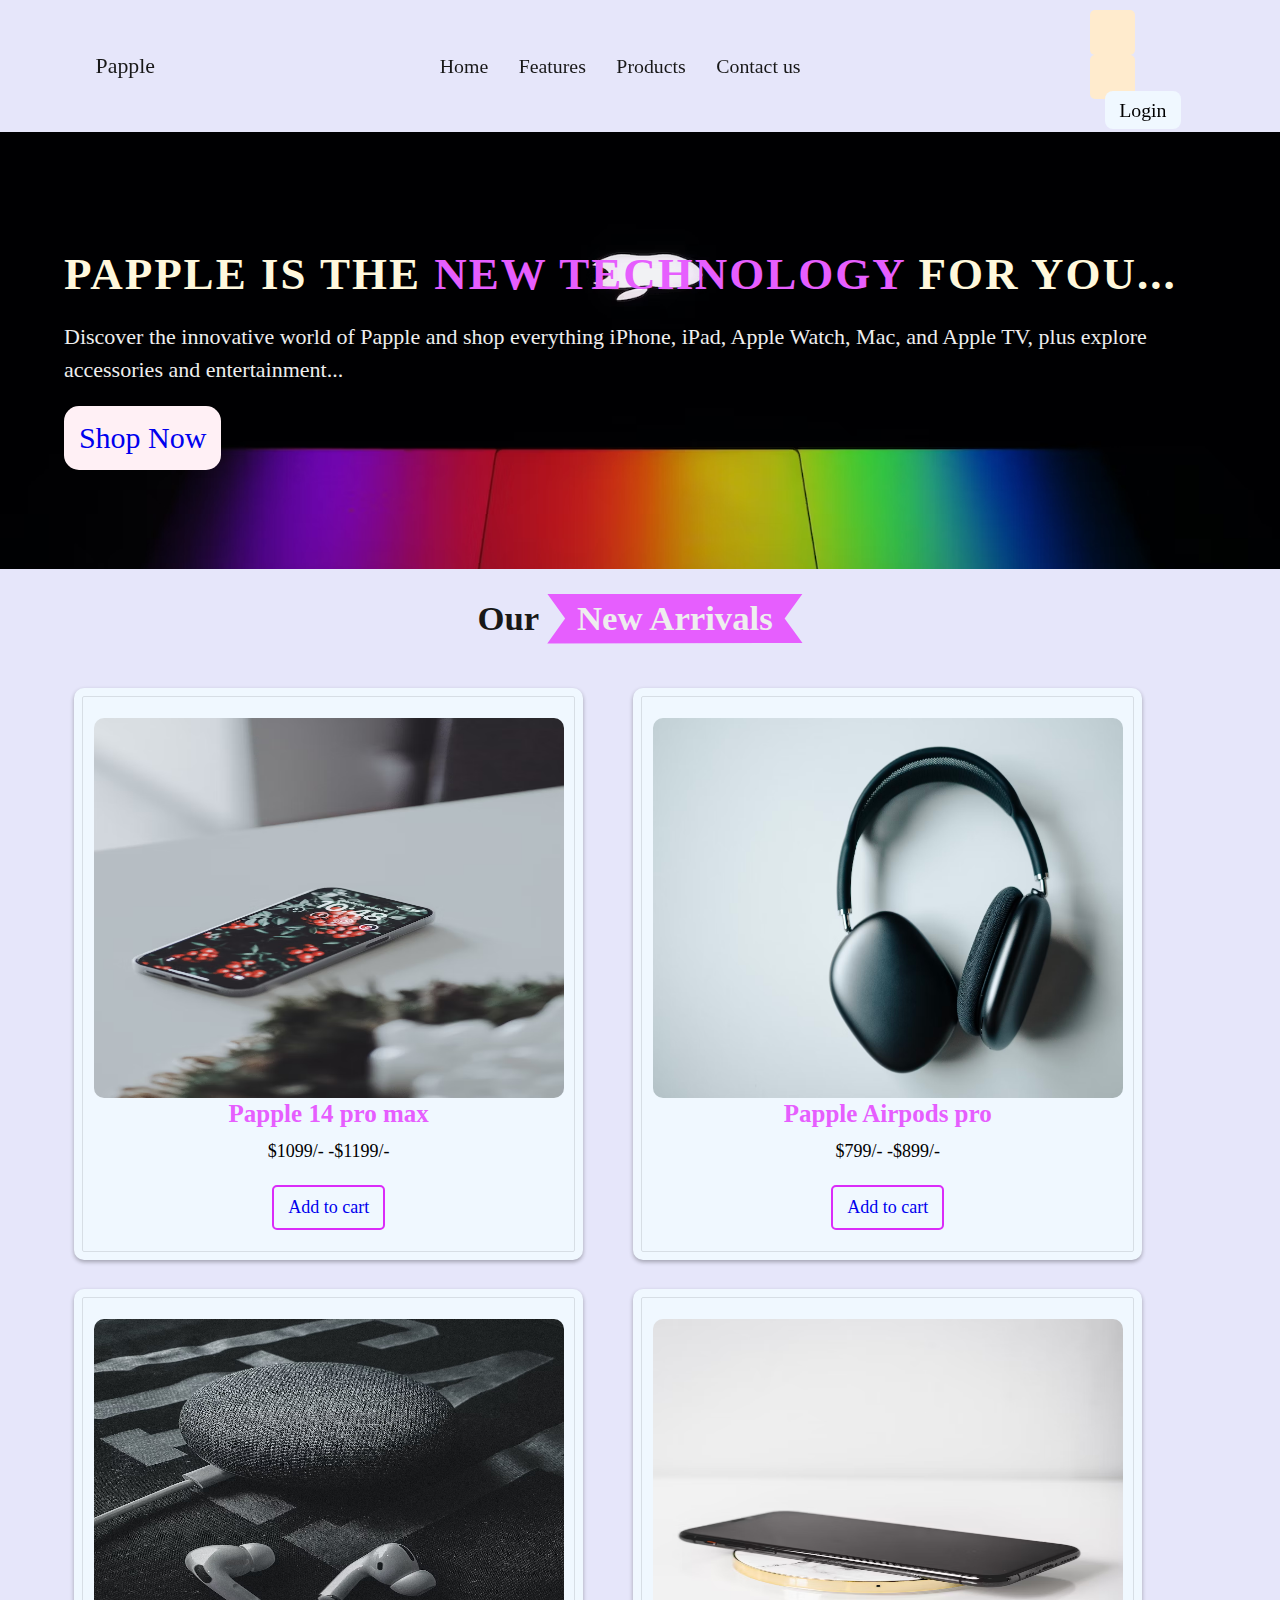
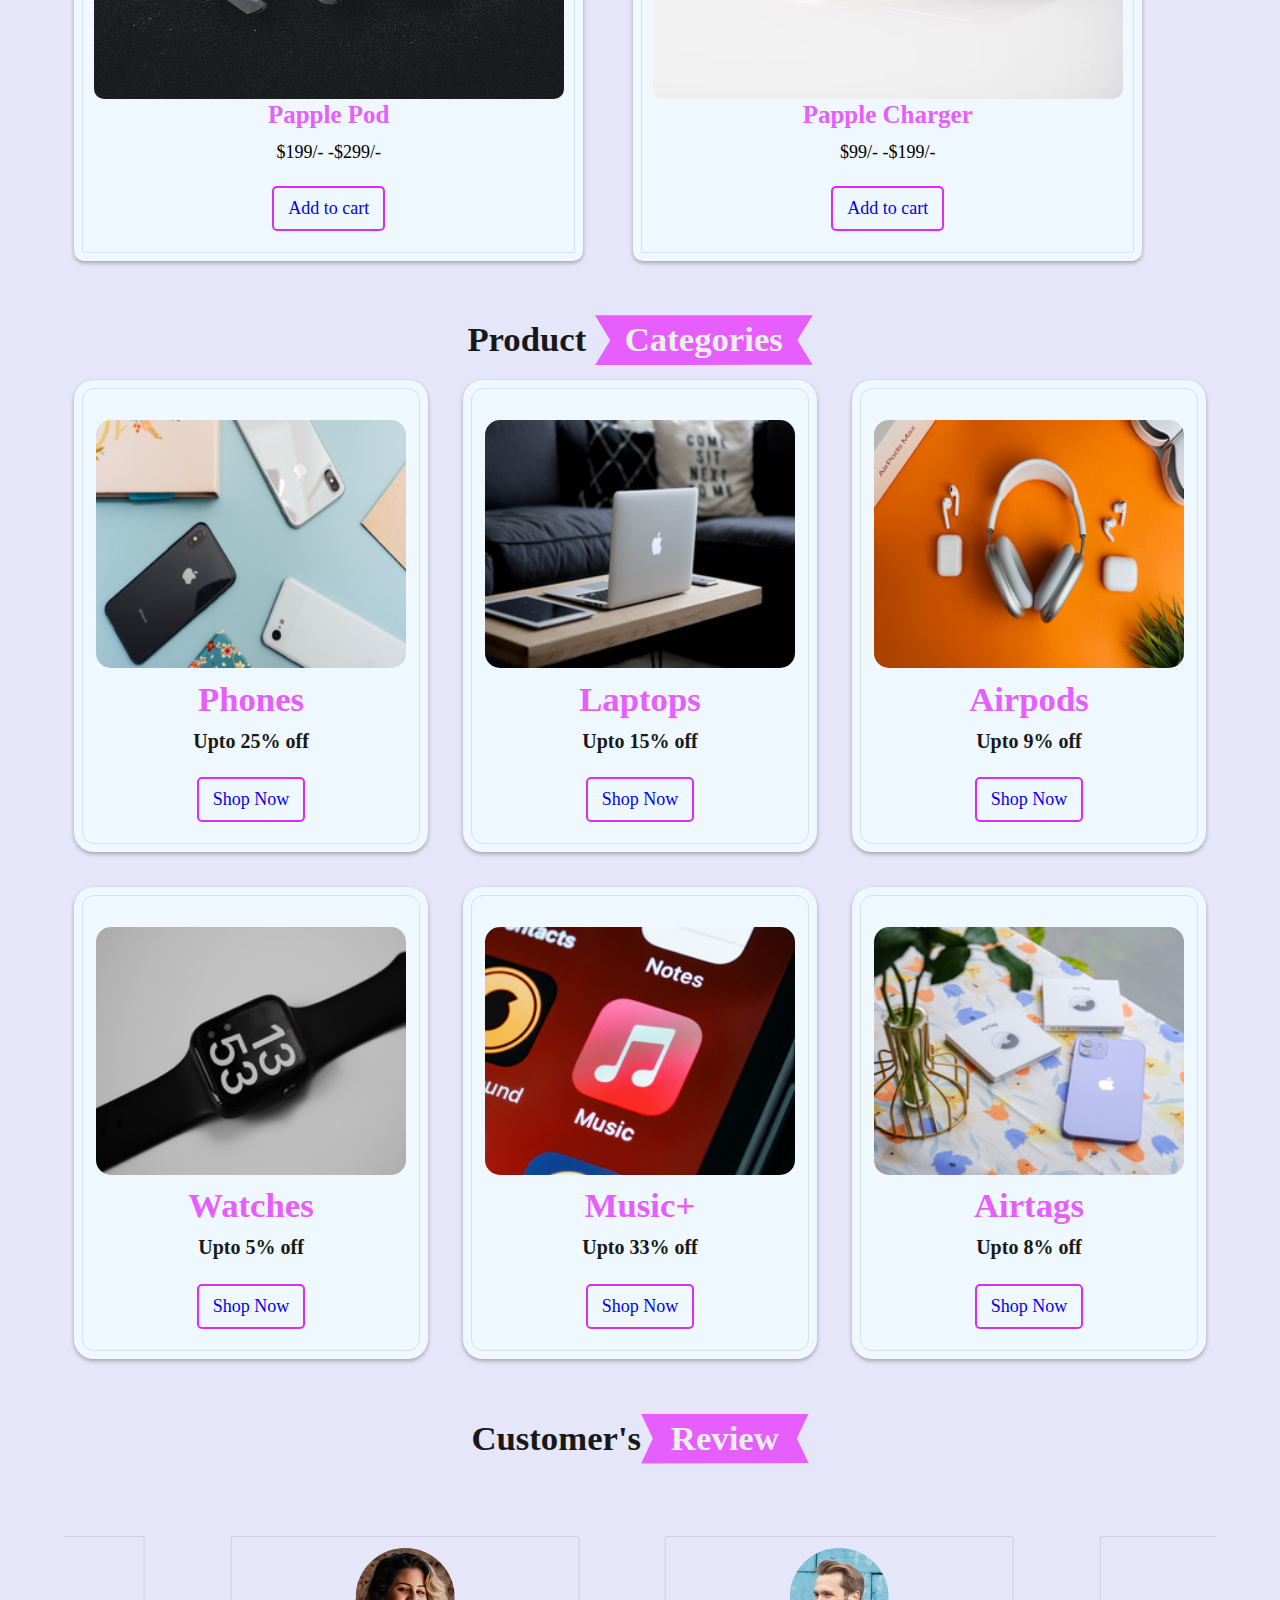
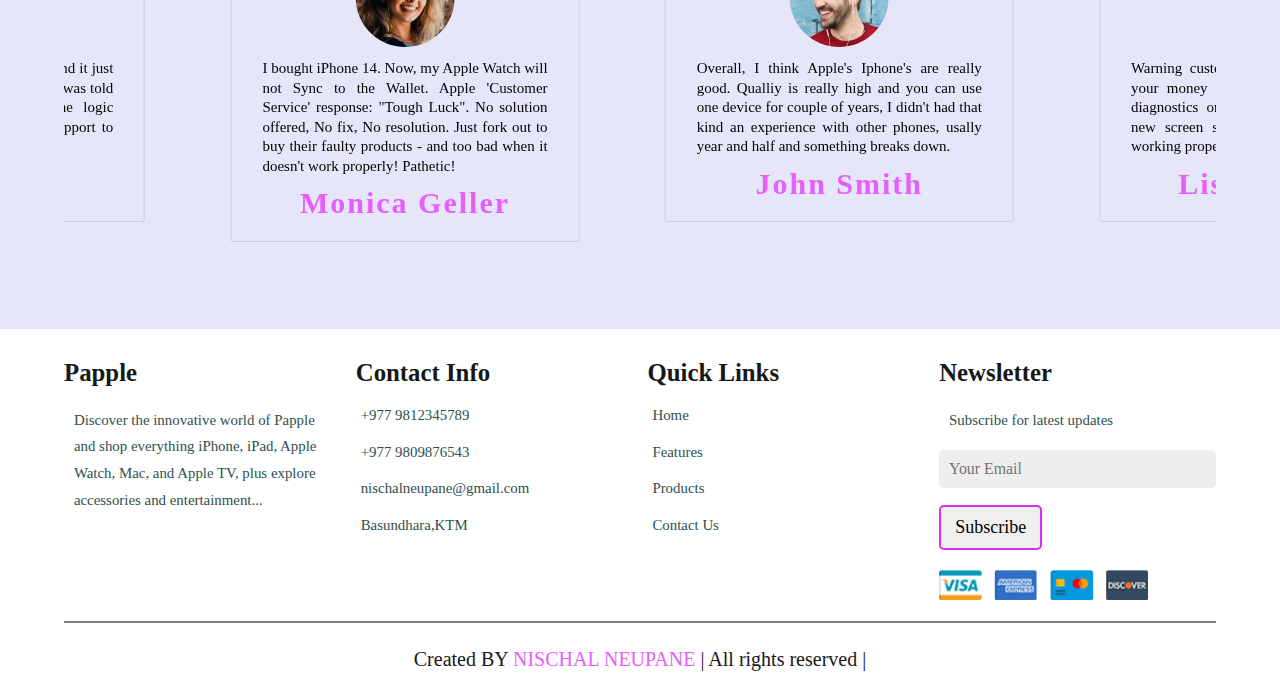
<file: index.html>
<!DOCTYPE html>
<html lang="en">

<head>
    <meta charset="UTF-8">
    <meta http-equiv="X-UA-Compatible" content="IE=edge">
    <meta name="viewport" content="width=device-width, initial-scale=1.0">
    <title>Papple</title>
    <link rel="stylesheet" href="https://cdn.jsdelivr.net/npm/swiper@8/swiper-bundle.min.css" />
    <link rel="stylesheet" href="css.css">
    <link rel="stylesheet" href="https://cdnjs.cloudflare.com/ajax/libs/font-awesome/6.2.0/css/all.min.css"
        integrity="sha512-xh6O/CkQoPOWDdYTDqeRdPCVd1SpvCA9XXcUnZS2FmJNp1coAFzvtCN9BmamE+4aHK8yyUHUSCcJHgXloTyT2A=="
        crossorigin="anonymous" referrerpolicy="no-referrer" />
</head>

<body>
    <!-- Navbar starts -->


    <header class="header">
        <div>
        <a href="#" class="logo" id="logo"><i class="fa-brands fa-apple"></i> Papple</a>
            </div>
        <nav class="navbar">
            <a href="index.html">Home</a>
            <a href="feature.html">Features</a>
            <a href="products.html">Products</a>
            <a href="contact.html">Contact us</a>
            
        </nav>
        <div class="icons">
            <div class="fas fa-bars" id="menubtn"></div>
            <div class="fas fa-search" id="searchbtn"></div>
            <div class="fas fa-shopping-cart" id="shoppingbtn"></div>
            <a href="login.html" id="login--button">Login</a>
        </div>
        </div>
        <form action="" class="search">
            <input placeholder="Search here..." id="search" type="search">
            <label for="search" class="fas fa-search"></label>
        </form>

        <div class="shoppingcart">
            <div class="box">
                <i class="fas fa-trash"></i>
                <img src="images/macbook.png">
                <div class="content">
                    <h3>Macbook pro</h3>
                    <span class="price">$799/-</span>
                    <span class="quantity">Qty : 1</span>
                </div>
            </div>
            <div class="box">
                <i class="fas fa-trash"></i>
                <img src="images/airpodspro.png">
                <div class="content">
                    <h3>Airpods pro</h3>
                    <span class="price">$199/-</span>
                    <span class="quantity">Qty : 1</span>
                </div>
            </div>
            <div class="box">
                <i class="fas fa-trash"></i>
                <img src="images/iphone14.png">
                <div class="content">
                    <h3>Iphone 14 </h3>
                    <span class="price">$599/-</span>
                    <span class="quantity">Qty : 1</span>
                </div>
            </div>
            <div class="total">Total : $1499/- </div>
            <a href="#" class="btn">Checkout</a>
        </div>
        </div>
    </header>



    <!-- Navbar ends -->


    <!-- Home Page starts -->

    <section class="home" id="Home">
        <div class="content">
            <h3>Papple is the <span>New Technology</span> for you...</h3>
            <p>
                Discover the innovative world of Papple and shop everything iPhone, iPad, Apple Watch, Mac, and Apple TV,
                plus explore accessories and entertainment...
            </p>
            <a href="products.html" class="btn">Shop Now</a>
        </div>
    </section>

    <!-- New arrival section -->
    <section class="new" >
        <h3 class="heading">
            Our <span>New Arrivals</span>
        </h3>
        <div class=" newslider">
                <div class=" box">
                    <img src="images/ip14.jpg">
                    <h3>Papple 14 pro max </h3>
                    <div class="price"> $1099/- -$1199/- </div>
                    <div class="stars">
                        <i class="fas fa-star"></i>
                        <i class="fas fa-star"></i>
                        <i class="fas fa-star"></i>
                        <i class="fas fa-star"></i>
                        <i class="fas fa-star-half-alt"></i>
                    </div>
                    <a href="#" class="btn">Add to cart</a>
                </div>
                <div class="box">
                    <img src="images/pro.jpg">
                    <h3>Papple Airpods pro</h3>
                    <div class="price"> $799/- -$899/- </div>
                    <div class="stars">
                        <i class="fas fa-star"></i>
                        <i class="fas fa-star"></i>
                        <i class="fas fa-star"></i>
                        <i class="fas fa-star"></i>
                        <i class="fas fa-star-half-alt"></i>
                    </div>
                    <a href="#" class="btn">Add to cart</a>
                </div>
                <div class=" box">
                    <img src="images/pod.jpg">
                    <h3>Papple Pod </h3>
                    <div class="price"> $199/- -$299/- </div>
                    <div class="stars">
                        <i class="fas fa-star"></i>
                        <i class="fas fa-star"></i>
                        <i class="fas fa-star"></i>
                        <i class="fas fa-star"></i>
                        <i class="fas fa-star-half-alt"></i>
                    </div>
                    <a href="#" class="btn">Add to cart</a>
                </div>
                <div class=" box">
                    <img src="images/charger.jpg">
                    <h3>Papple Charger</h3>
                    <div class="price"> $99/- -$199/- </div>
                    <div class="stars">
                        <i class="fas fa-star"></i>
                        <i class="fas fa-star"></i>
                        <i class="fas fa-star"></i>
                        <i class="fas fa-star"></i>
                        <i class="fas fa-star-half-alt"></i>
                    </div>
                    <a href="#" class="btn">Add to cart</a>
                </div>
        </div>
    </section>

    <!-- Home page ends -->
    <section class="Categories" id="Categories">
        <h1 class="heading">Product <span> Categories</span></h1>
        <div class="boxcontainer">
            <div class="box">
                <img src="images/iphones.png">
                <h3>Phones</h3>
                <p>Upto 25% off</p>
                <a href="#" class="btn">Shop Now</a>
            </div>
            <div class="box">
                <img src="images/tvs.png">
                <h3>Laptops</h3>
                <p>Upto 15% off</p>
                <a href="#" class="btn">Shop Now</a>
            </div>
            <div class="box">
                <img src="images/airpodss.png">
                <h3>Airpods</h3>
                <p>Upto 9% off</p>
                <a href="#" class="btn">Shop Now</a>
            </div>
            <div class="box">
                <img src="images/watches.png">
                <h3>Watches</h3>
                <p>Upto 5% off</p>
                <a href="#" class="btn">Shop Now</a>
            </div>
            <div class="box">
                <img src="images/applemusic.png">
                <h3>Music+</h3>
                <p>Upto 33% off</p>
                <a href="#" class="btn">Shop Now</a>
            </div>
            <div class="box">
                <img src="images/airtag.png">
                <h3>Airtags</h3>
                <p>Upto 8% off</p>
                <a href="#" class="btn">Shop Now</a>
            </div>
        </div>
    </section>
    
    
    
    
    <!--categories ends -->


    <!-- review starts -->
    <section class="Review" id="Review">
        <h1 class="heading">Customer's<span>Review</span></h1>
        <div class=" swiper reviewslider">
            <div class="swiper-wrapper">
                <div class="swiper-slide box">
                    <img src="images/pic-1.png">
                    <p>Overall, I think Apple's Iphone's are really good. Qualliy is really high and you can use one device
                        for couple of years, I didn't had that kind an experience with other phones, usally year and half
                        and something breaks down.</p>
                    <h3>John Smith</h3>
                    <div class="stars">
                        <i class="fas fa-star"></i>
                        <i class="fas fa-star"></i>
                        <i class="fas fa-star"></i>
                        <i class="fas fa-star"></i>
                        <i class="fas fa-star-half-alt"></i>
                    </div>
                </div>
                <div class="swiper-slide box">
                    <img src="images/pic-2.png">
                    <p>Warning customer of +15 Apple only wants your money to fix their phones they did a diagnostics onThe
                        diagnostics was I need a new screen since the touch screen stopped working properly one day, </p>
                    <h3>Lisa Kudrow</h3>
                    <div class="stars">
                        <i class="fas fa-star"></i>
                        <i class="fas fa-star"></i>
                        <i class="fas fa-star"></i>
                        <i class="fas fa-star"></i>
                        <i class="fas fa-star-half-alt"></i>
                    </div>
                </div>
                <div class="swiper-slide box">
                    <img src="images/pic-3.png">
                    <p>Bought a Macbook a few years ago. And it just died for no reason. Not the battery but was told could
                        be something wrong with the logic board. Tried all sorts of reset with support to no avail. </p>
                    <h3>Ross Geller</h3>
                    <div class="stars">
                        <i class="fas fa-star"></i>
                        <i class="fas fa-star"></i>
                        <i class="fas fa-star"></i>
                        <i class="fas fa-star"></i>
                        <i class="fas fa-star-half-alt"></i>
                    </div>
                </div>
                <div class="swiper-slide box">
                    <img src="images/pic-4.png">
                    <p>I bought iPhone 14. Now, my Apple Watch will not Sync to the Wallet. Apple 'Customer Service'
                        response:
                        "Tough Luck". No solution offered, No fix, No resolution. Just fork out to buy their faulty products
                        - and too bad when it doesn't work properly! Pathetic!</p>
                    <h3>Monica Geller</h3>
                    <div class="stars">
                        <i class="fas fa-star"></i>
                        <i class="fas fa-star"></i>
                        <i class="fas fa-star"></i>
                        <i class="fas fa-star"></i>
                        <i class="fas fa-star-half-alt"></i>
                    </div>
                </div>
            </div>
        </div>
        </div>
    </section>

    <!-- review ends -->

    <!--Footer starts-->
    <section class="footer">
        <div class="boxcontainer">
            <div class="box">
                <h3> <i class="fab fa-apple"></i> Papple</h3>
                <p>Discover the innovative world of Papple and shop everything iPhone, iPad, Apple Watch, Mac, and Apple TV,
                    plus explore accessories and entertainment...</p>
                <div class="share">
                    <a href="#" class="fab fa-facebook"></a>
                    <a href="#" class="fab fa-instagram"></a>
                    <a href="#" class="fab fa-twitter"></a>
                    <a href="#" class="fab fa-linkedin"></a>
                    <a href="#" class="fab fa-tiktok"></a>
                </div>
            </div>
            <div class="box">
                <h3>Contact Info</i></h3>
                <a href="#" class="links"><i class="fas fa-phone"></i> +977 9812345789</a>
                <a href="#" class="links"><i class="fas fa-phone"></i> +977 9809876543</a>
                <a href="#" class="links"><i class="fas fa-envelope"></i> nischalneupane@gmail.com</a>
                <a href="#" class="links"><i class="fas fa-map-marker-alt"></i> Basundhara,KTM</a>
            </div>
            <div class="box">
                <h3>Quick Links</i></h3>
                <a href="index.html" class="links"><i class="fas fa-arrow-right"></i> Home</a>
                <a href="feature.html" class="links"><i class="fas fa-arrow-right"></i> Features</a>
                <a href="products.html" class="links"><i class="fas fa-arrow-right"></i> Products</a>
                <a href="contact.html" class="links"><i class="fas fa-arrow-right"></i> Contact Us</a>
            </div>
            <div class="box">
                <h3>Newsletter</i></h3>
                <p>Subscribe for latest updates</p>
                <input type="email" placeholder="Your Email" class="email">
                <input type="submit" value="Subscribe" class="btn">
                <img src="images/payment.png" class="payment">
            </div>
    
        </div>
        <div class="credit">Created BY <span>NISCHAL NEUPANE</span> | All rights reserved |</div>
    </section>
    <!--Footer ends-->

    <script src="https://cdn.jsdelivr.net/npm/swiper@8/swiper-bundle.min.js"></script>
    <script src="js.js"></script>
</body>

</html>
</file>
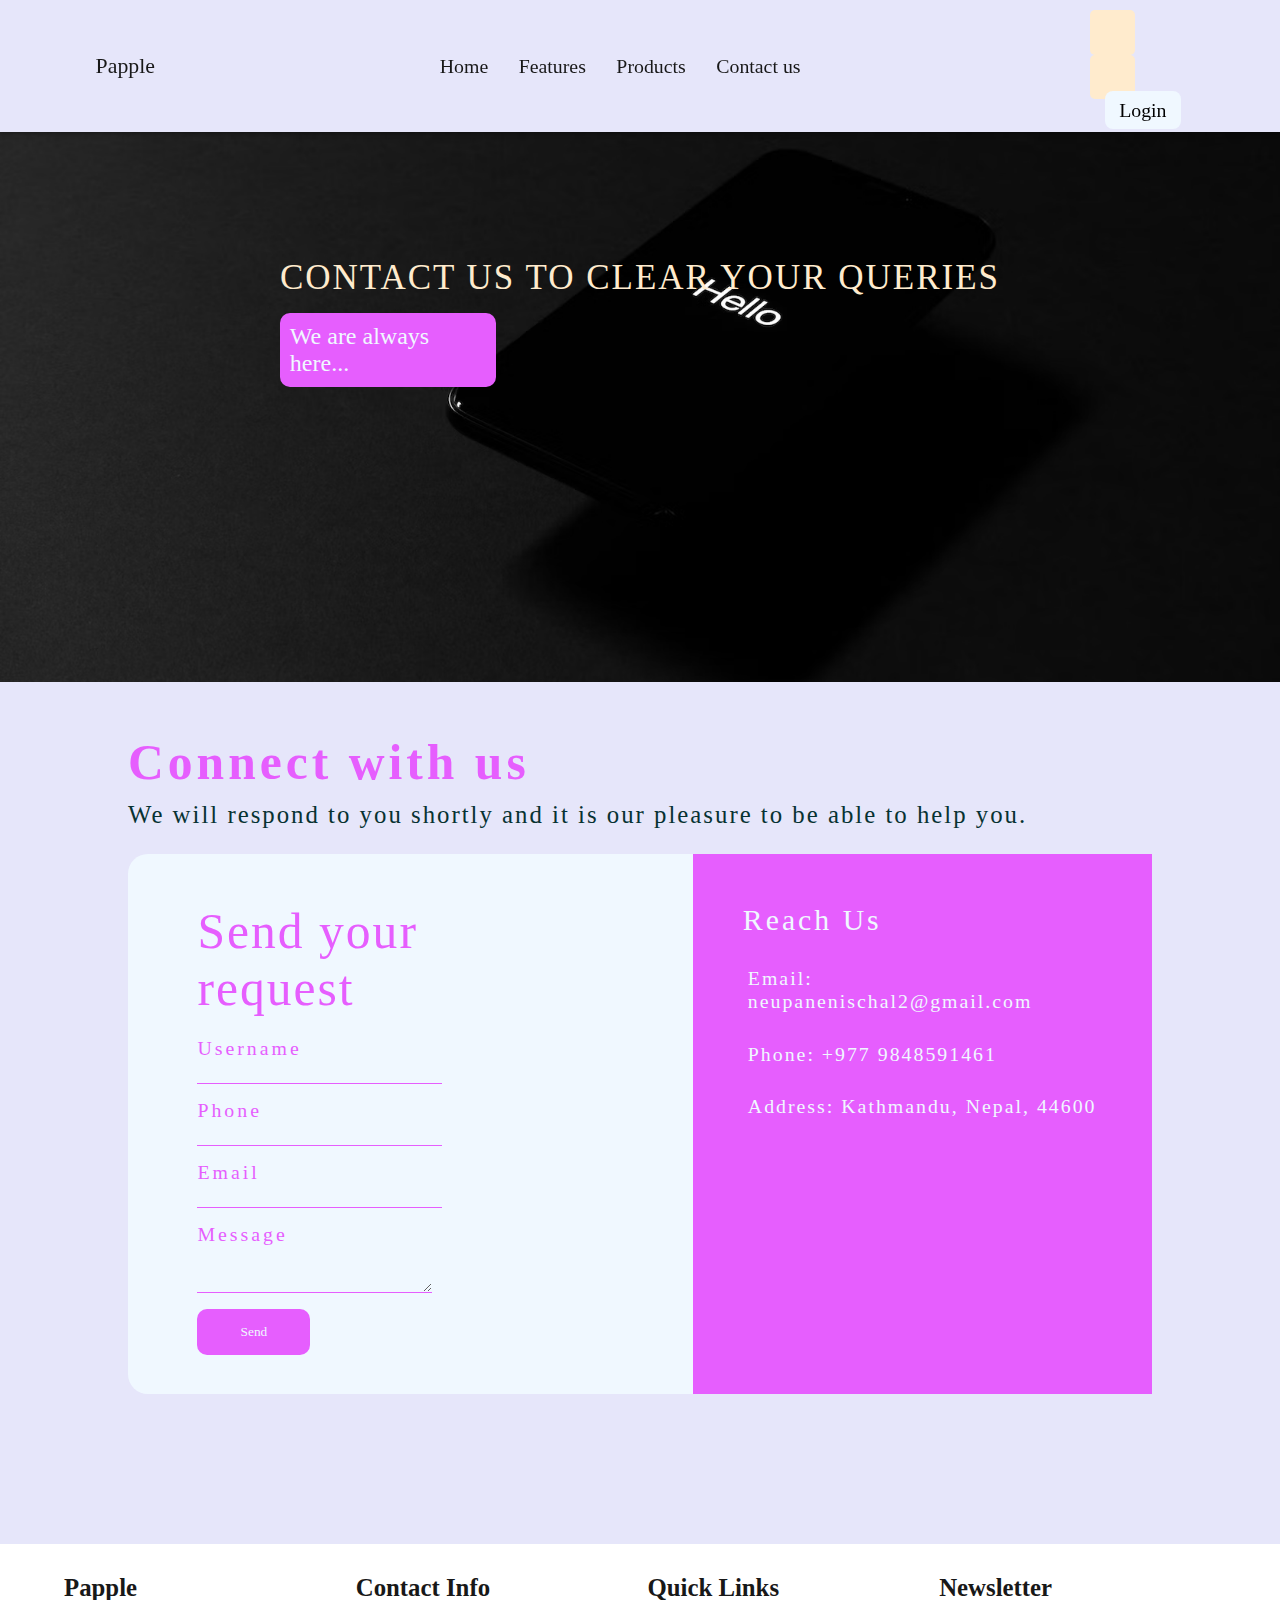
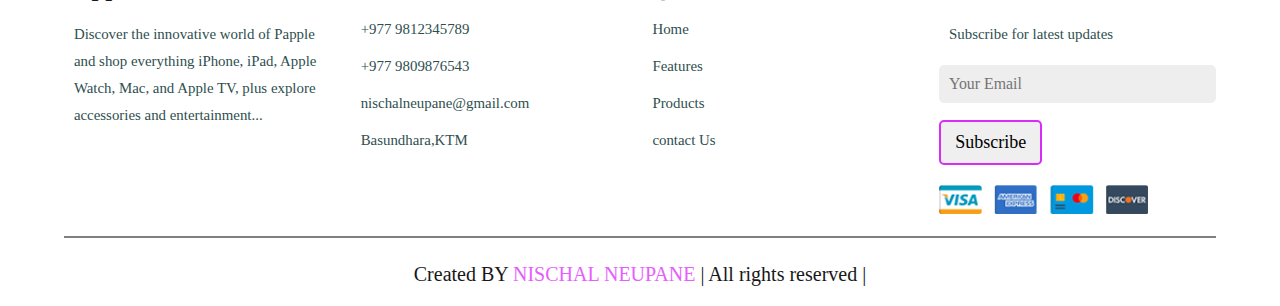
<file: contact.html>
<!DOCTYPE html>
<html lang="en">

<head>
    <meta charset="UTF-8">
    <meta http-equiv="X-UA-Compatible" content="IE=edge">
    <meta name="viewport" content="width=device-width, initial-scale=1.0">
    <title>Papple</title>
    <link rel="stylesheet" href="https://cdn.jsdelivr.net/npm/swiper@8/swiper-bundle.min.css" />
    <link rel="stylesheet" href="css.css">
    <link rel="stylesheet" href="https://cdnjs.cloudflare.com/ajax/libs/font-awesome/6.2.0/css/all.min.css"
        integrity="sha512-xh6O/CkQoPOWDdYTDqeRdPCVd1SpvCA9XXcUnZS2FmJNp1coAFzvtCN9BmamE+4aHK8yyUHUSCcJHgXloTyT2A=="
        crossorigin="anonymous" referrerpolicy="no-referrer" />
</head>

<body>
    <!-- Navbar starts -->


    <header class="header">
        <div>
            <a href="#" class="logo" id="logo"><i class="fa-brands fa-apple"></i> Papple</a>
        </div>
        <nav class="navbar">
            <a href="index.html">Home</a>
            <a href="feature.html">Features</a>
            <a href="products.html">Products</a>
            <a href="contact.html">Contact us</a>

        </nav>
        <div class="icons">
            <div class="fas fa-bars" id="menubtn"></div>
            <div class="fas fa-search" id="searchbtn"></div>
            <div class="fas fa-shopping-cart" id="shoppingbtn"></div>
            <a href="login.html" id="login--button">Login</a>
        </div>
        </div>
        <form action="" class="search">
            <input placeholder="Search here..." id="search" type="search">
            <label for="search" class="fas fa-search"></label>
        </form>

        <div class="shoppingcart">
            <div class="box">
                <i class="fas fa-trash"></i>
                <img src="images/macbook.png">
                <div class="content">
                    <h3>Macbook pro</h3>
                    <span class="price">$799/-</span>
                    <span class="quantity">Qty : 1</span>
                </div>
            </div>
            <div class="box">
                <i class="fas fa-trash"></i>
                <img src="images/airpodspro.png">
                <div class="content">
                    <h3>Airpods pro</h3>
                    <span class="price">$199/-</span>
                    <span class="quantity">Qty : 1</span>
                </div>
            </div>
            <div class="box">
                <i class="fas fa-trash"></i>
                <img src="images/iphone14.png">
                <div class="content">
                    <h3>Iphone 14 </h3>
                    <span class="price">$599/-</span>
                    <span class="quantity">Qty : 1</span>
                </div>
            </div>
            <div class="total">Total : $1499/- </div>
            <a href="#" class="btn">Checkout</a>
        </div>
        </div>
    </header>



    <!-- Navbar ends -->

    <section class="product" id="feaurePhoto">
        <img class="product--img" src="images/contact.jpg" alt="feature">
        <div class="product--content">
            <h3>Contact <span>Us</span> To clear your queries</h3>
            <p>
                We are always here...
            </p>
        </div>
    </section>


    <!-- contact us starts -->
    <div class="contactus">
        <h1>Connect with us</h1>
        <p>
            We will respond to you shortly and it is our pleasure to be able to help you.
        </p>
        <div class="form">
        <div class="form--part">
            <form action="" onsubmit="contact(event)">
                <h1>Send your request</h1>
                <label>Username</label><br>
                <input placeholder="" type="text" required autocomplete="off" id="username"><br>
                <label>Phone</label><br>
                <input placeholder="" type="text" required autocomplete="off" id="email"><br>
                <label>Email</label><br>
                <input placeholder="" type="text" required autocomplete="off" id="message"><br>
                <label>Message</label><br>
                <textarea placeholder=""></textarea><br>
                <button type="submit">Send</button>
            </form>
        </div>
        <div class="reach">
                <h1 style="color: aliceblue;font-weight: 400; letter-spacing: 3px;font-size: 3rem;">Reach Us</h1>
                <p>Email: neupanenischal2@gmail.com</p>
                <p>Phone: +977 9848591461</p>
                <p>Address: Kathmandu, Nepal, 44600</p>
        </div>
        </div>
    </div>

        <!--Footer starts-->
        <section class="footer">
            <div class="boxcontainer">
                <div class="box">
                    <h3> <i class="fab fa-apple"></i> Papple</h3>
                    <p>Discover the innovative world of Papple and shop everything iPhone, iPad, Apple Watch, Mac, and Apple TV,
                        plus explore accessories and entertainment...</p>
                    <div class="share">
                        <a href="#" class="fab fa-facebook"></a>
                        <a href="#" class="fab fa-instagram"></a>
                        <a href="#" class="fab fa-twitter"></a>
                        <a href="#" class="fab fa-linkedin"></a>
                        <a href="#" class="fab fa-tiktok"></a>
                    </div>
                </div>
                <div class="box">
                    <h3>Contact Info</i></h3>
                    <a href="#" class="links"><i class="fas fa-phone"></i> +977 9812345789</a>
                    <a href="#" class="links"><i class="fas fa-phone"></i> +977 9809876543</a>
                    <a href="#" class="links"><i class="fas fa-envelope"></i> nischalneupane@gmail.com</a>
                    <a href="#" class="links"><i class="fas fa-map-marker-alt"></i> Basundhara,KTM</a>
                </div>
                <div class="box">
                    <h3>Quick Links</i></h3>
                    <a href="index.html" class="links"><i class="fas fa-arrow-right"></i> Home</a>
                    <a href="feature.html" class="links"><i class="fas fa-arrow-right"></i> Features</a>
                    <a href="products.html" class="links"><i class="fas fa-arrow-right"></i> Products</a>
                    <a href="contact.html" class="links"><i class="fas fa-arrow-right"></i> contact Us</a>
                </div>
                <div class="box">
                    <h3>Newsletter</i></h3>
                    <p>Subscribe for latest updates</p>
                    <input type="email" placeholder="Your Email" class="email">
                    <input type="submit" value="Subscribe" class="btn">
                    <img src="images/payment.png" class="payment">
                </div>
        
            </div>
            <div class="credit">Created BY <span>NISCHAL NEUPANE</span> | All rights reserved |</div>
        </section>
        <!--Footer ends-->
<script src="https://cdn.jsdelivr.net/npm/swiper@8/swiper-bundle.min.js"></script>
<script src="js.js"></script>
</body>
</html>
</file>
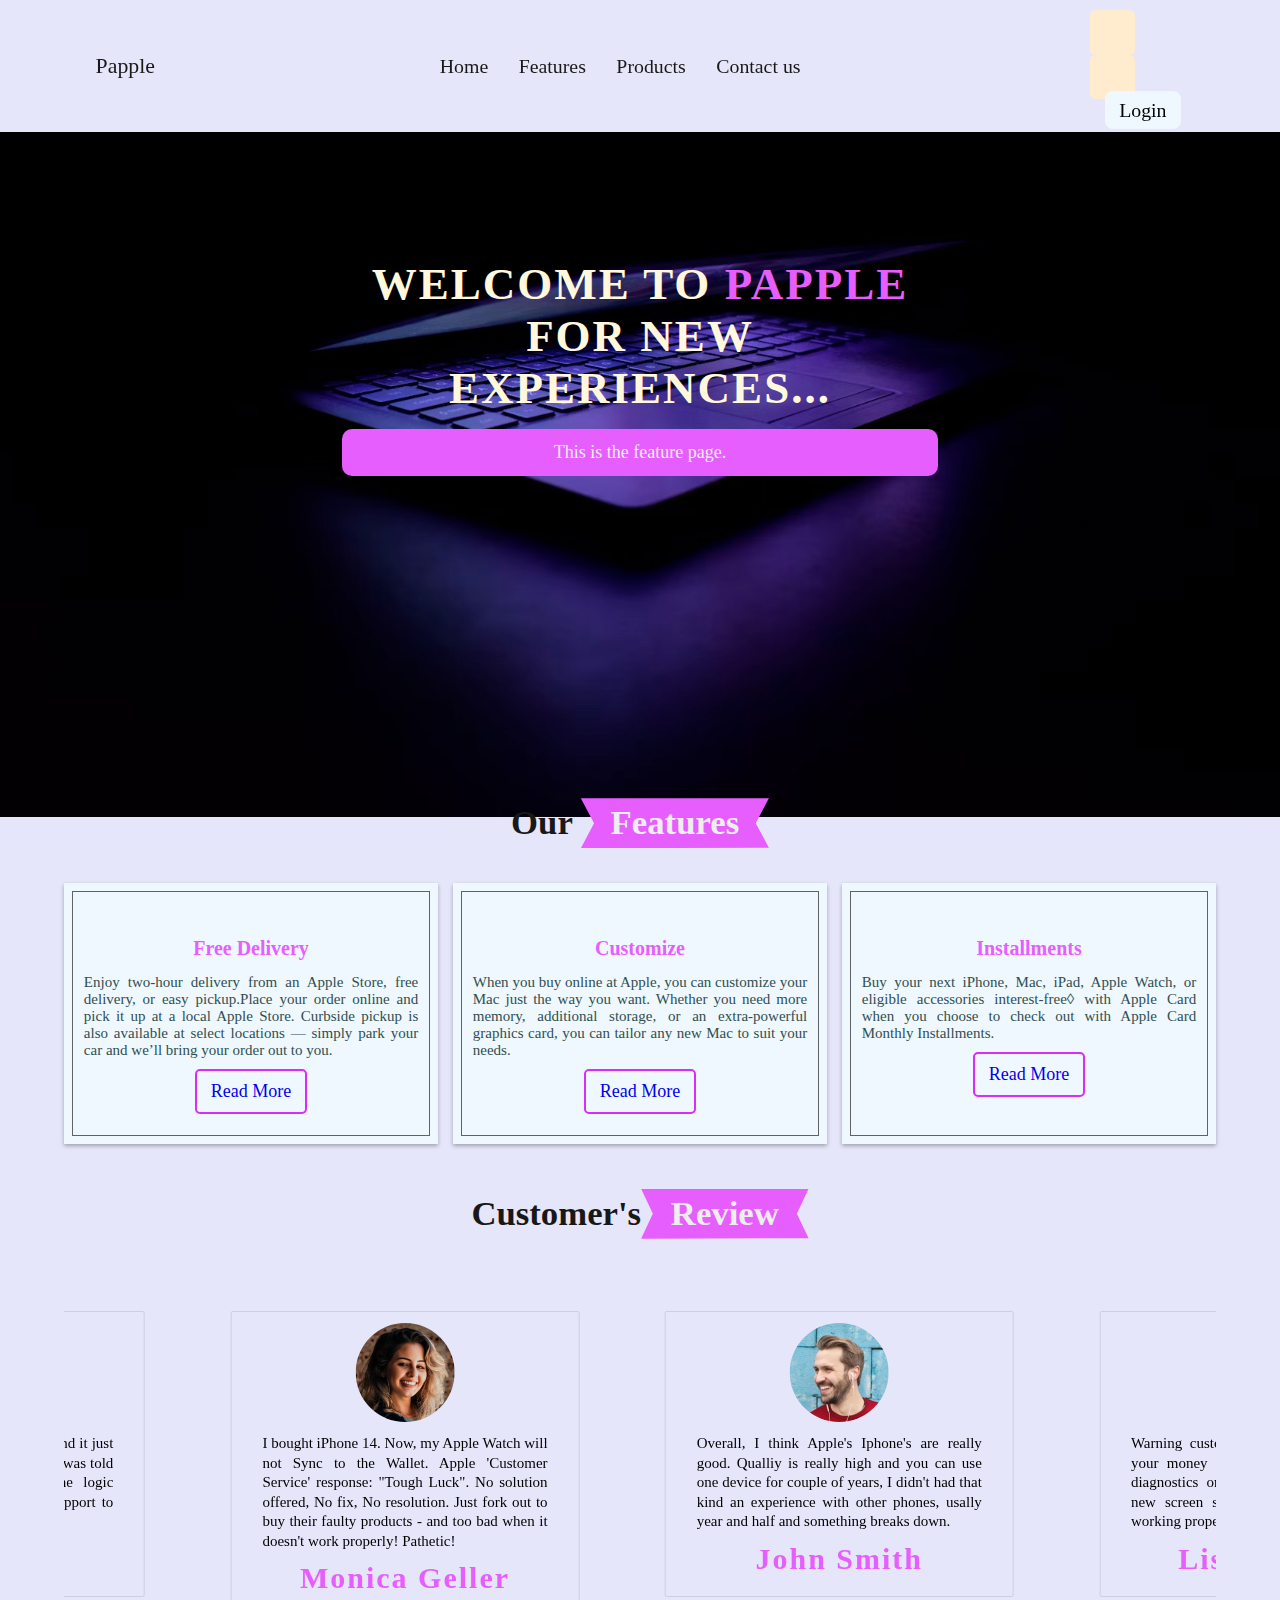
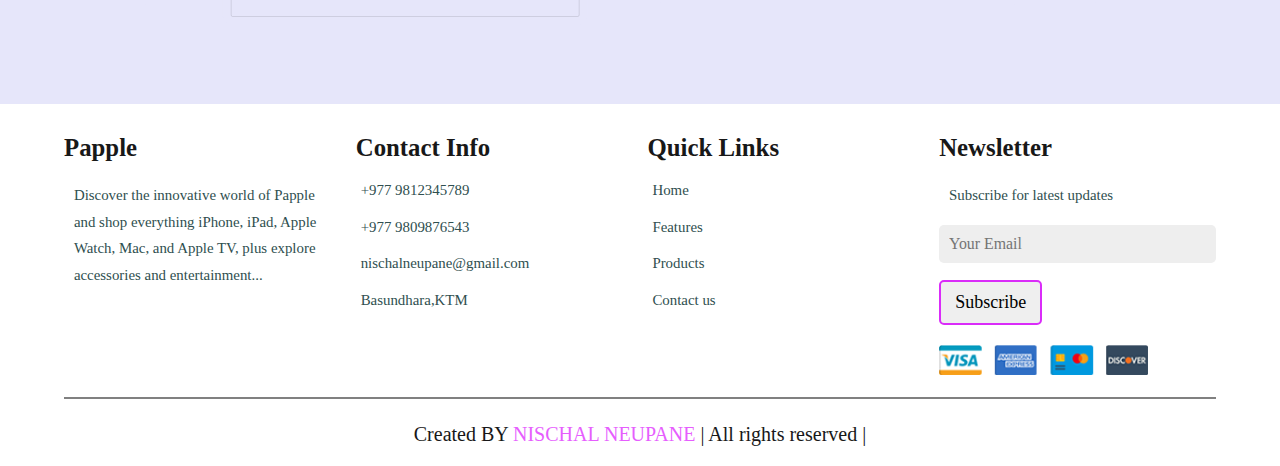
<file: feature.html>
<!DOCTYPE html>
<html lang="en">

<head>
    <meta charset="UTF-8">
    <meta http-equiv="X-UA-Compatible" content="IE=edge">
    <meta name="viewport" content="width=device-width, initial-scale=1.0">
    <title>Papple</title>
    <link rel="stylesheet" href="https://cdn.jsdelivr.net/npm/swiper@8/swiper-bundle.min.css" />
    <link rel="stylesheet" href="css.css">
    <link rel="stylesheet" href="https://cdnjs.cloudflare.com/ajax/libs/font-awesome/6.2.0/css/all.min.css"
        integrity="sha512-xh6O/CkQoPOWDdYTDqeRdPCVd1SpvCA9XXcUnZS2FmJNp1coAFzvtCN9BmamE+4aHK8yyUHUSCcJHgXloTyT2A=="
        crossorigin="anonymous" referrerpolicy="no-referrer" />
</head>

<body>
    <header class="header">
        <div>
            <a href="#" class="logo" id="logo"><i class="fa-brands fa-apple"></i> Papple</a>
        </div>
        <nav class="navbar">
            <a href="index.html">Home</a>
            <a href="feature.html">Features</a>
            <a href="products.html">Products</a>
            <a href="contact.html">Contact us</a>

        </nav>
        <div class="icons">
            <div class="fas fa-bars" id="menubtn"></div>
            <div class="fas fa-search" id="searchbtn"></div>
            <div class="fas fa-shopping-cart" id="shoppingbtn"></div>
            <a href="login.html" id="login--button">Login</a>
        </div>
        </div>
        <form action="" class="search">
            <input placeholder="Search here..." id="search" type="search">
            <label for="search" class="fas fa-search"></label>
        </form>

        <div class="shoppingcart">
            <div class="box">
                <i class="fas fa-trash"></i>
                <img src="images/macbook.png">
                <div class="content">
                    <h3>Macbook pro</h3>
                    <span class="price">$799/-</span>
                    <span class="quantity">Qty : 1</span>
                </div>
            </div>
            <div class="box">
                <i class="fas fa-trash"></i>
                <img src="images/airpodspro.png">
                <div class="content">
                    <h3>Airpods pro</h3>
                    <span class="price">$199/-</span>
                    <span class="quantity">Qty : 1</span>
                </div>
            </div>
            <div class="box">
                <i class="fas fa-trash"></i>
                <img src="images/iphone14.png">
                <div class="content">
                    <h3>Iphone 14 </h3>
                    <span class="price">$599/-</span>
                    <span class="quantity">Qty : 1</span>
                </div>
            </div>
            <div class="total">Total : $1499/- </div>
            <a href="#" class="btn">Checkout</a>
        </div>
        </div>
    </header>

    <!-- navbar ends -->

    <!-- feature starts -->

    <section class="feature" id="feaurePhoto">
        <img class="feature--img" src="images/feature.jpg"alt="feature">
        <div class="feature--content" >
            <h3>Welcome to <span>Papple</span> for new experiences...</h3>
            <p>
                This is the feature page.
            </p>
        </div>
    </section>
    <section class="Features" id="Features">
        <h1 class="heading">Our <span>Features</span></h1>
        <div class="boxcontainer">
            <div class="box">
                <div class="fas fa-truck fa-8x icon"></div>
                <h3>Free Delivery</h3>
                <p>Enjoy two-hour delivery from an Apple Store, free delivery, or easy pickup.Place your order online and
                    pick it up at a local Apple Store. Curbside pickup is also available at select locations — simply park
                    your car and we’ll bring your order out to you.</p>
                <a href="#" class="btn">Read More</a>
            </div>
            <div class="box">
                <div class="fa-brands fa-apple fa-8x icon"></div>
                <h3>Customize</h3>
                <p>When you buy online at Apple, you can customize your Mac just the way you want. Whether you need more
                    memory, additional storage, or an extra-powerful graphics card, you can tailor any new Mac to suit your
                    needs.</p>
                <a href="#" class="btn" id="apple">Read More</a>
            </div>
            <div class="box">
                <div class="fas fa-credit-card fa-8x icon"></div>
                <h3>Installments</h3>
                <p>Buy your next iPhone, Mac, iPad, Apple Watch, or eligible accessories interest‑free◊ with Apple Card when
                    you choose to check out with Apple Card Monthly Installments.</p>
                <a href="#" class="btn" id="credit">Read More</a>
            </div>
        </div>
    </section>
    
    <!-- feature ends-->

    <!-- review starts -->

<section class="Review" id="Review">
    <h1 class="heading">Customer's<span>Review</span></h1>
    <div class=" swiper reviewslider">
        <div class="swiper-wrapper">
            <div class="swiper-slide box">
                <img src="images/pic-1.png">
                <p>Overall, I think Apple's Iphone's are really good. Qualliy is really high and you can use one device
                    for couple of years, I didn't had that kind an experience with other phones, usally year and half
                    and something breaks down.</p>
                <h3>John Smith</h3>
                <div class="stars">
                    <i class="fas fa-star"></i>
                    <i class="fas fa-star"></i>
                    <i class="fas fa-star"></i>
                    <i class="fas fa-star"></i>
                    <i class="fas fa-star-half-alt"></i>
                </div>
            </div>
            <div class="swiper-slide box">
                <img src="images/pic-2.png">
                <p>Warning customer of +15 Apple only wants your money to fix their phones they did a diagnostics onThe
                    diagnostics was I need a new screen since the touch screen stopped working properly one day, </p>
                <h3>Lisa Kudrow</h3>
                <div class="stars">
                    <i class="fas fa-star"></i>
                    <i class="fas fa-star"></i>
                    <i class="fas fa-star"></i>
                    <i class="fas fa-star"></i>
                    <i class="fas fa-star-half-alt"></i>
                </div>
            </div>
            <div class="swiper-slide box">
                <img src="images/pic-3.png">
                <p>Bought a Macbook a few years ago. And it just died for no reason. Not the battery but was told could
                    be something wrong with the logic board. Tried all sorts of reset with support to no avail. </p>
                <h3>Ross Geller</h3>
                <div class="stars">
                    <i class="fas fa-star"></i>
                    <i class="fas fa-star"></i>
                    <i class="fas fa-star"></i>
                    <i class="fas fa-star"></i>
                    <i class="fas fa-star-half-alt"></i>
                </div>
            </div>
            <div class="swiper-slide box">
                <img src="images/pic-4.png">
                <p>I bought iPhone 14. Now, my Apple Watch will not Sync to the Wallet. Apple 'Customer Service'
                    response:
                    "Tough Luck". No solution offered, No fix, No resolution. Just fork out to buy their faulty products
                    - and too bad when it doesn't work properly! Pathetic!</p>
                <h3>Monica Geller</h3>
                <div class="stars">
                    <i class="fas fa-star"></i>
                    <i class="fas fa-star"></i>
                    <i class="fas fa-star"></i>
                    <i class="fas fa-star"></i>
                    <i class="fas fa-star-half-alt"></i>
                </div>
            </div>
        </div>
    </div>
    </div>
</section>

    <!-- review ends -->

    <!-- footer starts -->
    <section class="footer">
        <div class="boxcontainer">
            <div class="box">
                <h3> <i class="fab fa-apple"></i> Papple</h3>
                <p>Discover the innovative world of Papple and shop everything iPhone, iPad, Apple Watch, Mac, and Apple TV,
                    plus explore accessories and entertainment...</p>
                <div class="share">
                    <a href="#" class="fab fa-facebook"></a>
                    <a href="#" class="fab fa-instagram"></a>
                    <a href="#" class="fab fa-twitter"></a>
                    <a href="#" class="fab fa-linkedin"></a>
                    <a href="#" class="fab fa-tiktok"></a>
                </div>
            </div>
            <div class="box">
                <h3>Contact Info</i></h3>
                <a href="#" class="links"><i class="fas fa-phone"></i> +977 9812345789</a>
                <a href="#" class="links"><i class="fas fa-phone"></i> +977 9809876543</a>
                <a href="#" class="links"><i class="fas fa-envelope"></i> nischalneupane@gmail.com</a>
                <a href="#" class="links"><i class="fas fa-map-marker-alt"></i> Basundhara,KTM</a>
            </div>
            <div class="box">
                <h3>Quick Links</i></h3>
                <a href="index.html" class="links"><i class="fas fa-arrow-right"></i> Home</a>
                <a href="feature.html" class="links"><i class="fas fa-arrow-right"></i> Features</a>
                <a href="products.html" class="links"><i class="fas fa-arrow-right"></i> Products</a>
                <a href="contact.html" class="links"><i class="fas fa-arrow-right"></i> Contact us</a>
            </div>
            <div class="box">
                <h3>Newsletter</i></h3>
                <p>Subscribe for latest updates</p>
                <input type="email" placeholder="Your Email" class="email">
                <input type="submit" value="Subscribe" class="btn">
                <img src="images/payment.png" class="payment">
            </div>
    
        </div>
        <div class="credit">Created BY <span>NISCHAL NEUPANE</span> | All rights reserved |</div>
    </section>
    <!-- footer ends -->
    <script src="https://cdn.jsdelivr.net/npm/swiper@8/swiper-bundle.min.js"></script>
    <script src="js.js"></script>
    </body>
    
    
    </html>
</file>
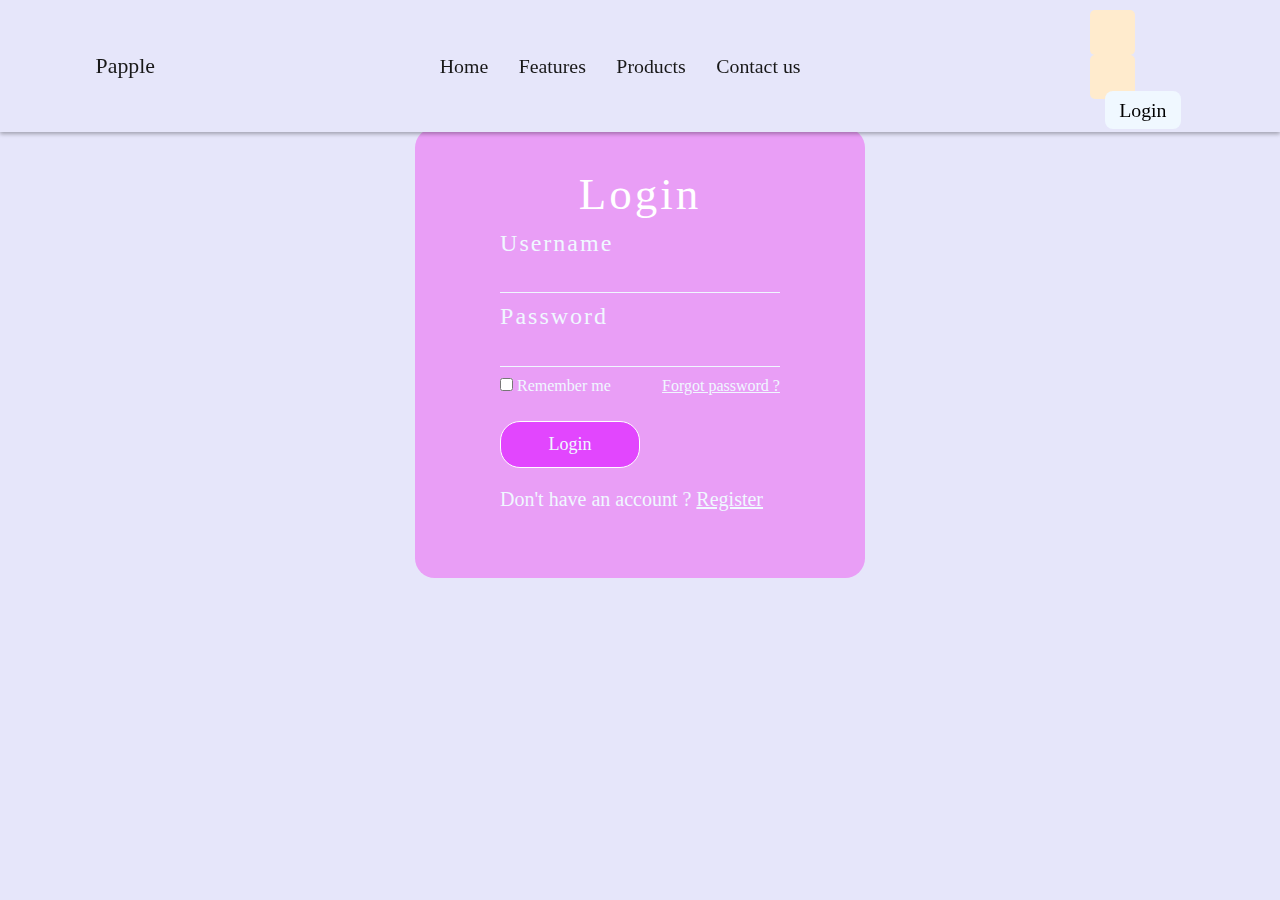
<file: login.html>
<!DOCTYPE html>
<html lang="en">

<head>
    <meta charset="UTF-8">
    <meta http-equiv="X-UA-Compatible" content="IE=edge">
    <meta name="viewport" content="width=device-width, initial-scale=1.0">
    <title>Papple</title>
    <link rel="stylesheet" href="https://cdn.jsdelivr.net/npm/swiper@8/swiper-bundle.min.css" />
    <link rel="stylesheet" href="css.css">
    <link rel="stylesheet" href="https://cdnjs.cloudflare.com/ajax/libs/font-awesome/6.2.0/css/all.min.css"
        integrity="sha512-xh6O/CkQoPOWDdYTDqeRdPCVd1SpvCA9XXcUnZS2FmJNp1coAFzvtCN9BmamE+4aHK8yyUHUSCcJHgXloTyT2A=="
        crossorigin="anonymous" referrerpolicy="no-referrer" />
</head>

<body>
    <!-- Navbar starts -->


    <header class="header">
        <div>
            <a href="#" class="logo" id="logo"><i class="fa-brands fa-apple"></i> Papple</a>
        </div>
        <nav class="navbar">
            <a href="index.html">Home</a>
            <a href="feature.html">Features</a>
            <a href="products.html">Products</a>
            <a href="contact.html">Contact us</a>

        </nav>
        <div class="icons">
            <div class="fas fa-bars" id="menubtn"></div>
            <div class="fas fa-search" id="searchbtn"></div>
            <div class="fas fa-shopping-cart" id="shoppingbtn"></div>
            <a href="login.html" id="login--button">Login</a>
        </div>
        </div>
        <form action="" class="search">
            <input placeholder="Search here..." id="search" type="search">
            <label for="search" class="fas fa-search"></label>
        </form>

        <div class="shoppingcart">
            <div class="box">
                <i class="fas fa-trash"></i>
                <img src="images/macbook.png">
                <div class="content">
                    <h3>Macbook pro</h3>
                    <span class="price">$799/-</span>
                    <span class="quantity">Qty : 1</span>
                </div>
            </div>
            <div class="box">
                <i class="fas fa-trash"></i>
                <img src="images/airpodspro.png">
                <div class="content">
                    <h3>Airpods pro</h3>
                    <span class="price">$199/-</span>
                    <span class="quantity">Qty : 1</span>
                </div>
            </div>
            <div class="box">
                <i class="fas fa-trash"></i>
                <img src="images/iphone14.png">
                <div class="content">
                    <h3>Iphone 14 </h3>
                    <span class="price">$599/-</span>
                    <span class="quantity">Qty : 1</span>
                </div>
            </div>
            <div class="total">Total : $1499/- </div>
            <a href="#" class="btn">Checkout</a>
        </div>
        </div>
    </header>



    <!-- Navbar ends -->

    <div class="login">
        <div class="login--form">
            <div>
                <h1>Login</h1>
                <form onsubmit="return validate()">
                <label>Username</label><br>
                <input type="text" required id="uname" autocomplete="off"><br>
                <label>Password</label><br>
                <input type="password" required id="pass" autocomplete="off"><br>
                <div class="remember--me">
                    <label class="rem"><input type="checkbox"> Remember me </label>
                    <a href="#" >Forgot password ?</a>
                </div>
                <button class="login--btn "> <a href="index.html">Login</a></button>
                <div class="register">
                <p>Don't have an account ? <a href="#" class="register--link">Register</a></p>
                </div>
                </form>
            </div>
        </div> 
        <div class="registration--form">
            <div>
                <h1>Register</h1>
                <label>Full Name</label><br>
                <input type="text" autocomplete="off" required><br>
                <label>Email</label><br>
                <input type="text" autocomplete="off" required><br>
                <label>Password</label><br>
                <input type="password" autocomplete="off" required><br>
                <label>Confirm password</label><br>
                <input type="password" autocomplete="off" required><br>
                <button class="login--btn " type="submit"> <a href="#" class="signup--link">Sign Up</a></button>
                <div class="register">
                <p>Already have an account ? <a href="#" class="login--link">Login</a></p>
                </div>
            </div>
        </div> 
    </div>



    <!--Footer ends-->
    <script src="https://cdn.jsdelivr.net/npm/swiper@8/swiper-bundle.min.js"></script>
    <script src="js.js"></script>
</body>

</html>
</file>
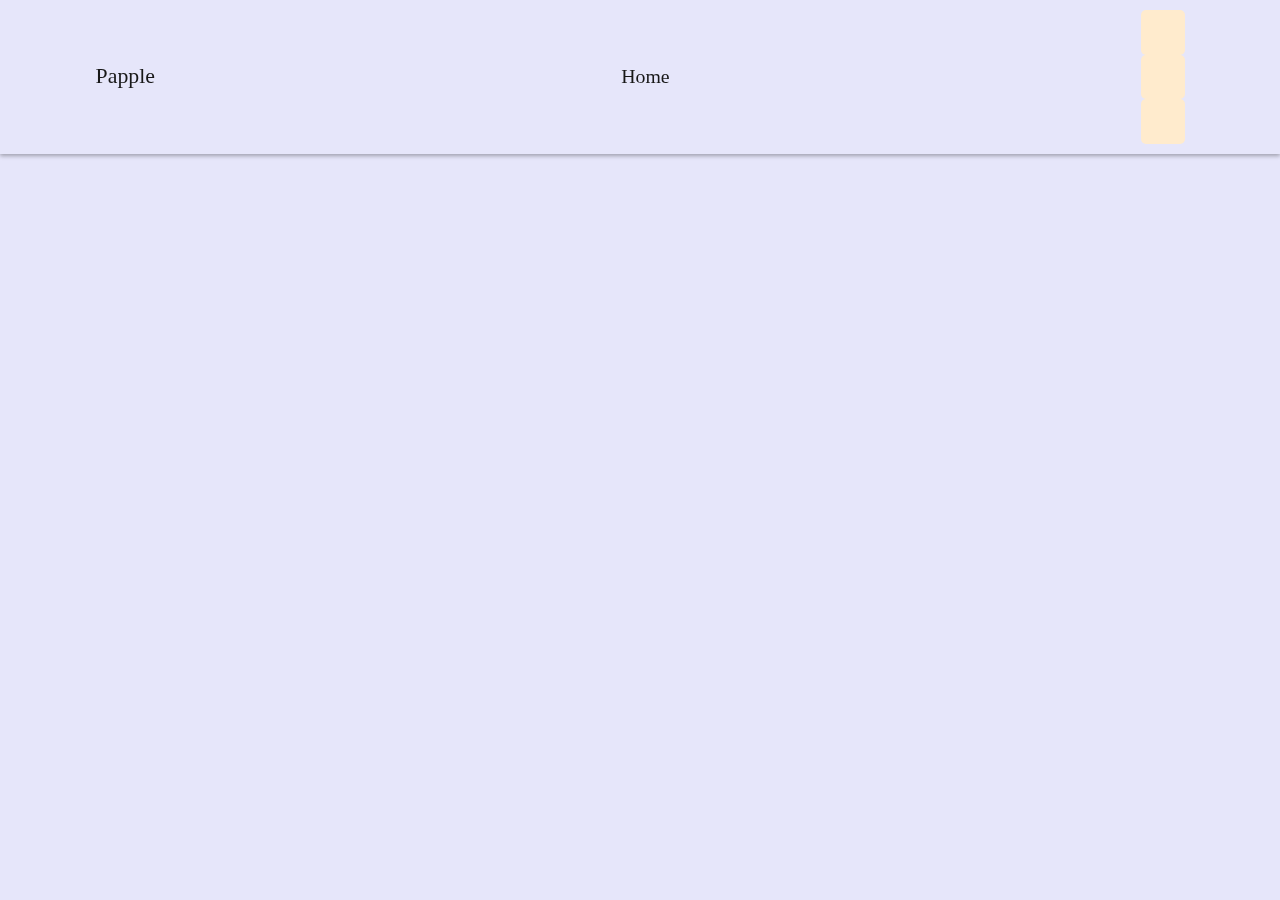
<file: nav.html>
<!DOCTYPE html>
<html lang="en">
<head>
    <meta charset="UTF-8">
    <meta http-equiv="X-UA-Compatible" content="IE=edge">
    <meta name="viewport" content="width=device-width, initial-scale=1.0">
    <title>Papple</title>
    <link rel="stylesheet" href="https://cdn.jsdelivr.net/npm/swiper@8/swiper-bundle.min.css" />
    <link rel="stylesheet" href="css.css">
    <link rel="stylesheet" href="https://cdnjs.cloudflare.com/ajax/libs/font-awesome/6.2.0/css/all.min.css"
        integrity="sha512-xh6O/CkQoPOWDdYTDqeRdPCVd1SpvCA9XXcUnZS2FmJNp1coAFzvtCN9BmamE+4aHK8yyUHUSCcJHgXloTyT2A=="
        crossorigin="anonymous" referrerpolicy="no-referrer" />
</head>
<body>
    <header class="header">
        <a href="#" class="logo" id="logo"><i class="fa-brands fa-apple"></i> Papple</a>
    
        <nav class="navbar">
            <a href="index.html">Home</a>
        </nav>
        <div class="icons">
            <div class="fas fa-bars" id="menubtn"></div>
            <div class="fas fa-search" id="searchbtn"></div>
            <div class="fas fa-shopping-cart" id="shoppingbtn"></div>
            <div class="fas fa-user" id="userbtn"></div>
        </div>
        <form action="" class="search">
            <input placeholder="Search here..." id="search" type="search">
            <label for="search" class="fas fa-search"></label>
        </form>
    
        <div class="shoppingcart">
            <div class="box">
                <i class="fas fa-trash"></i>
                <img src="images/macbook.png">
                <div class="content">
                    <h3>Macbook pro</h3>
                    <span class="price">$799/-</span>
                    <span class="quantity">Qty : 1</span>
                </div>
            </div>
            <div class="box">
                <i class="fas fa-trash"></i>
                <img src="images/airpodspro.png">
                <div class="content">
                    <h3>Airpods pro</h3>
                    <span class="price">$199/-</span>
                    <span class="quantity">Qty : 1</span>
                </div>
            </div>
            <div class="box">
                <i class="fas fa-trash"></i>
                <img src="images/iphone14.png">
                <div class="content">
                    <h3>Iphone 14 </h3>
                    <span class="price">$599/-</span>
                    <span class="quantity">Qty : 1</span>
                </div>
            </div>
            <div class="total">Total : $1499/- </div>
            <a href="#" class="btn">Checkout</a>
        </div>
        </div>
    </header>
</body>
</html>
</file>
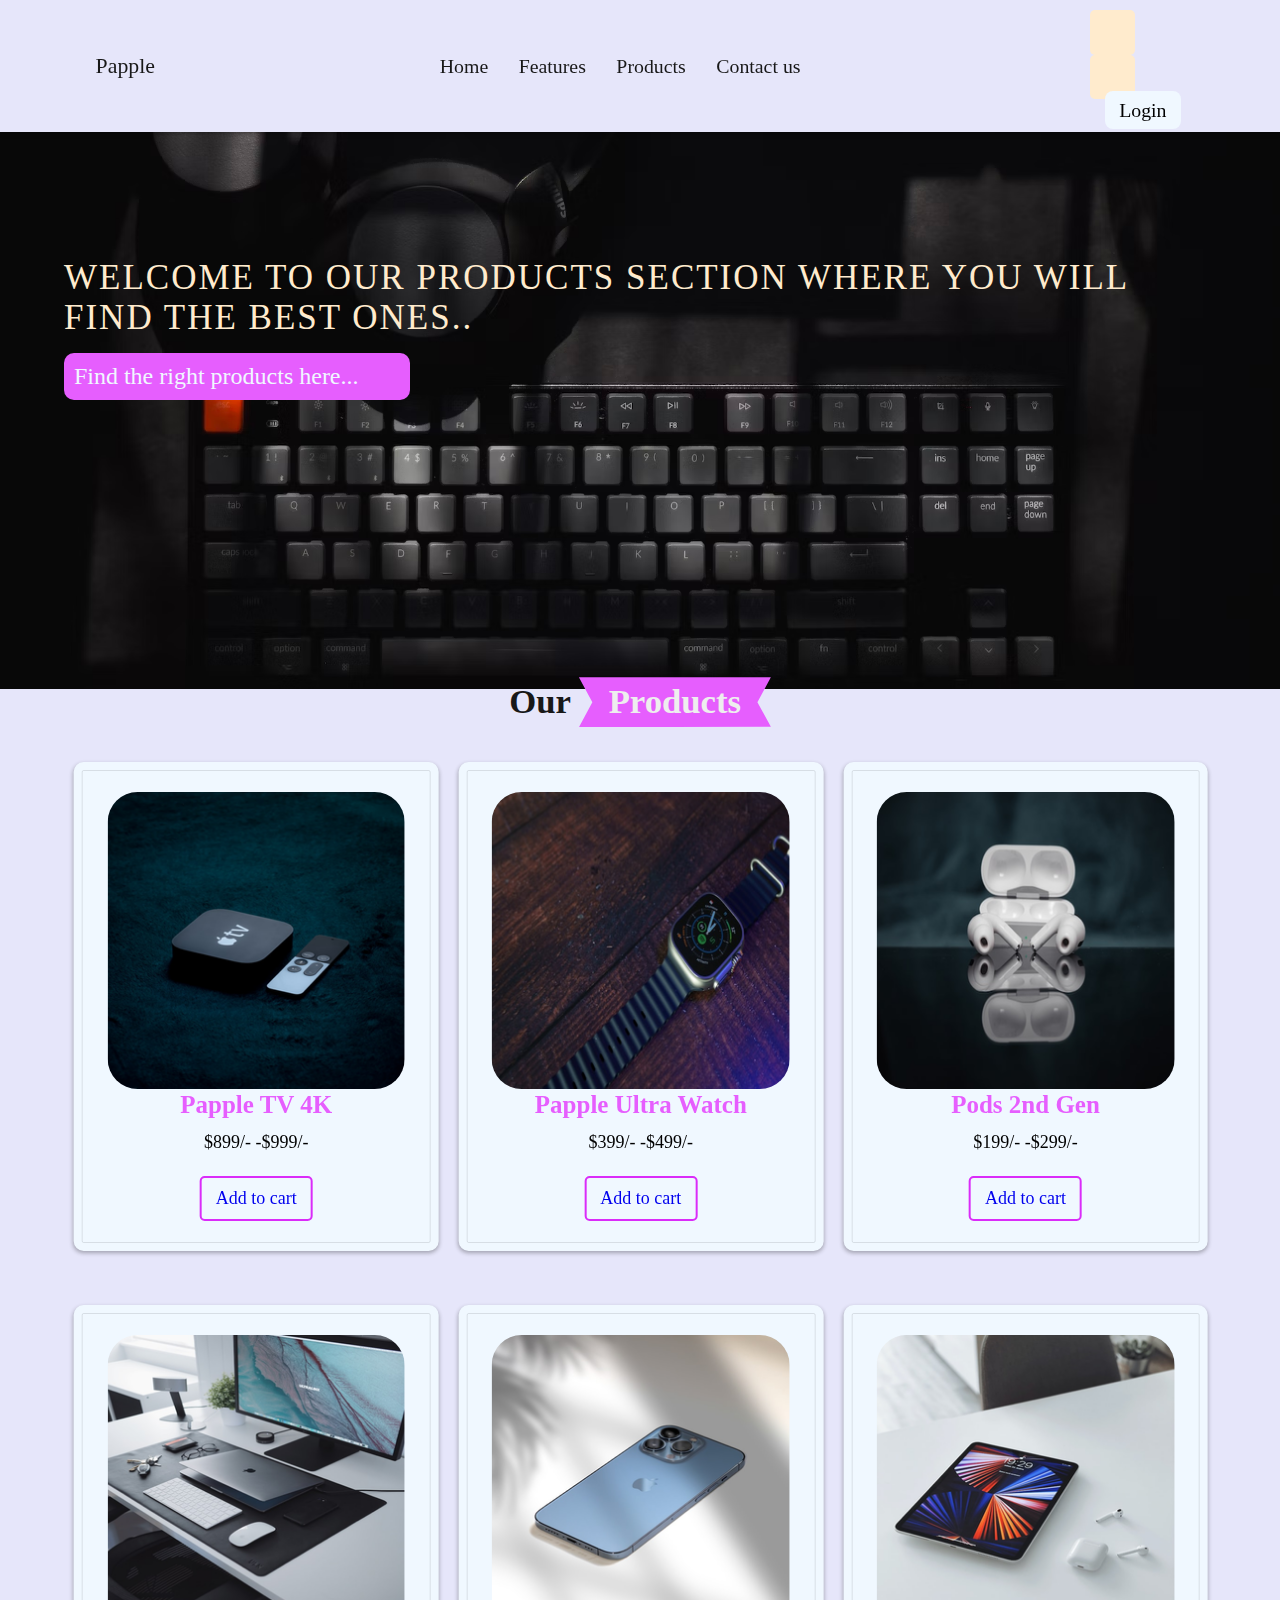
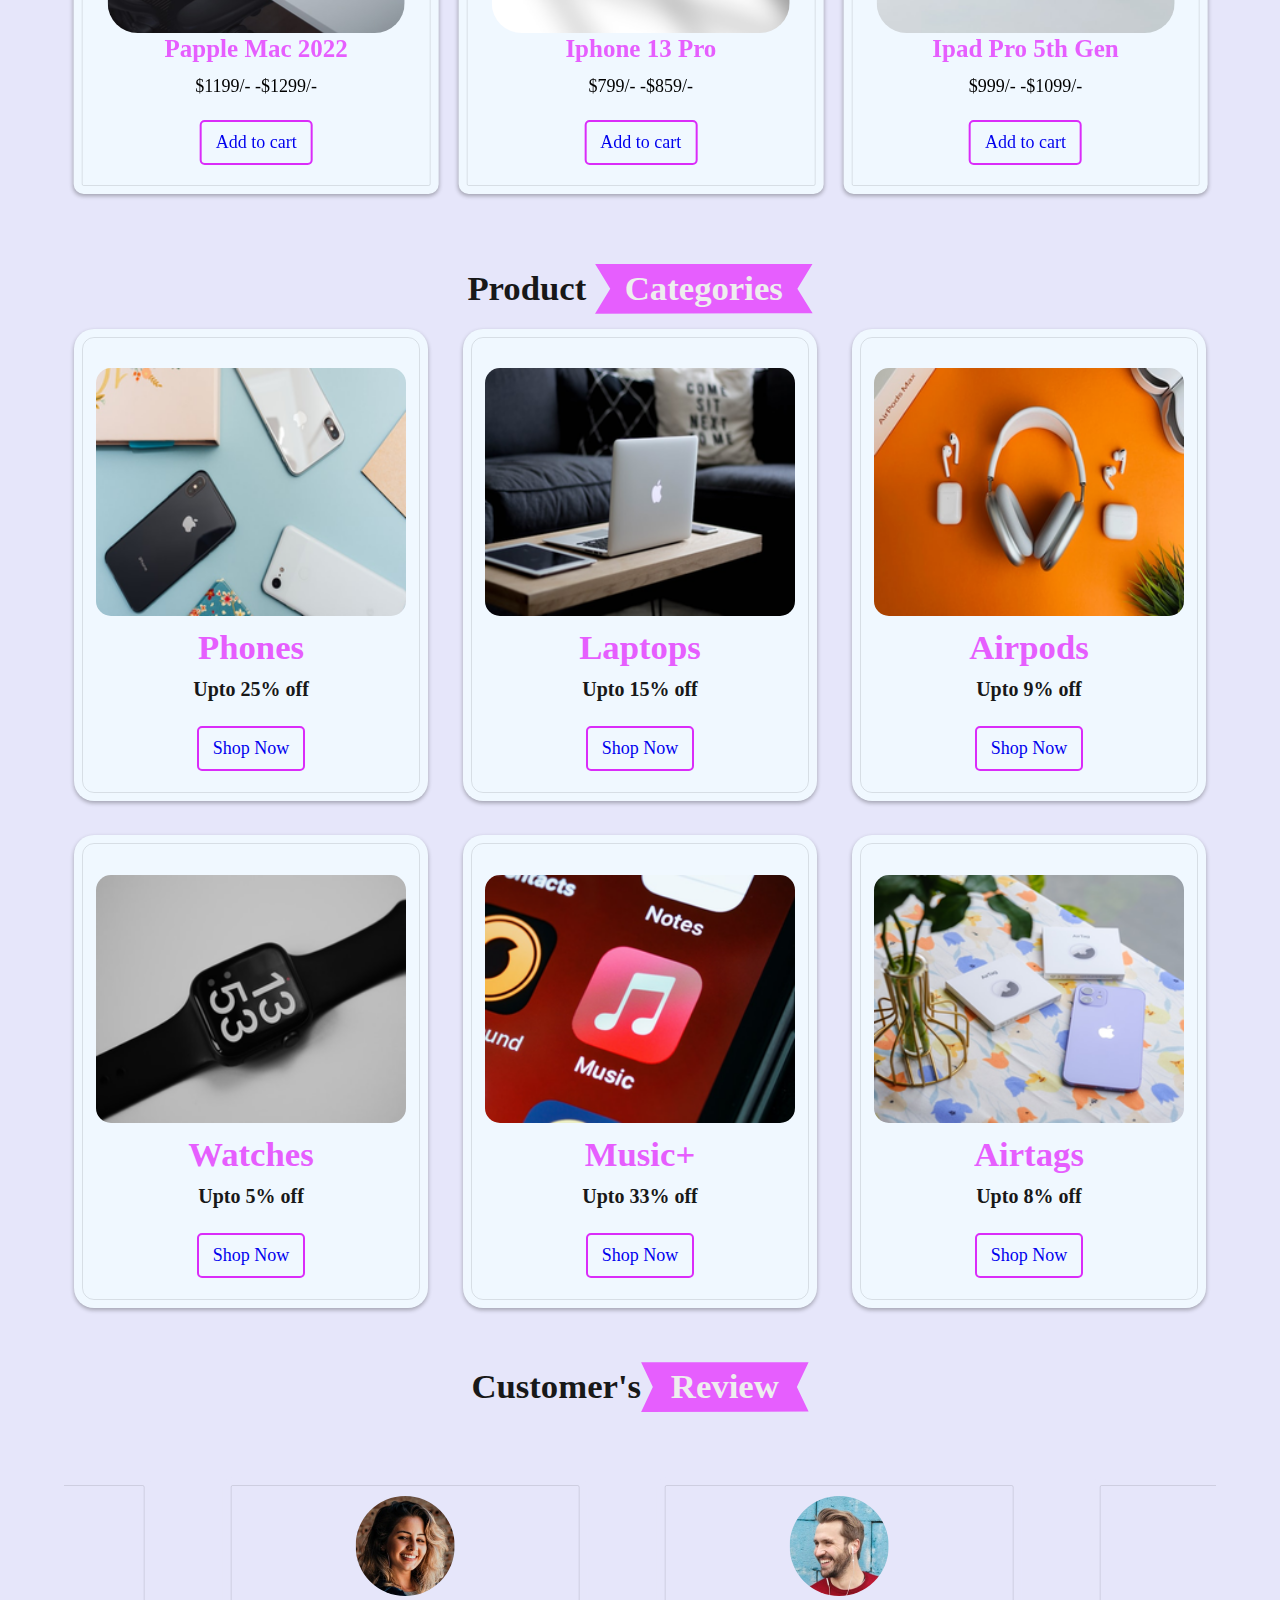
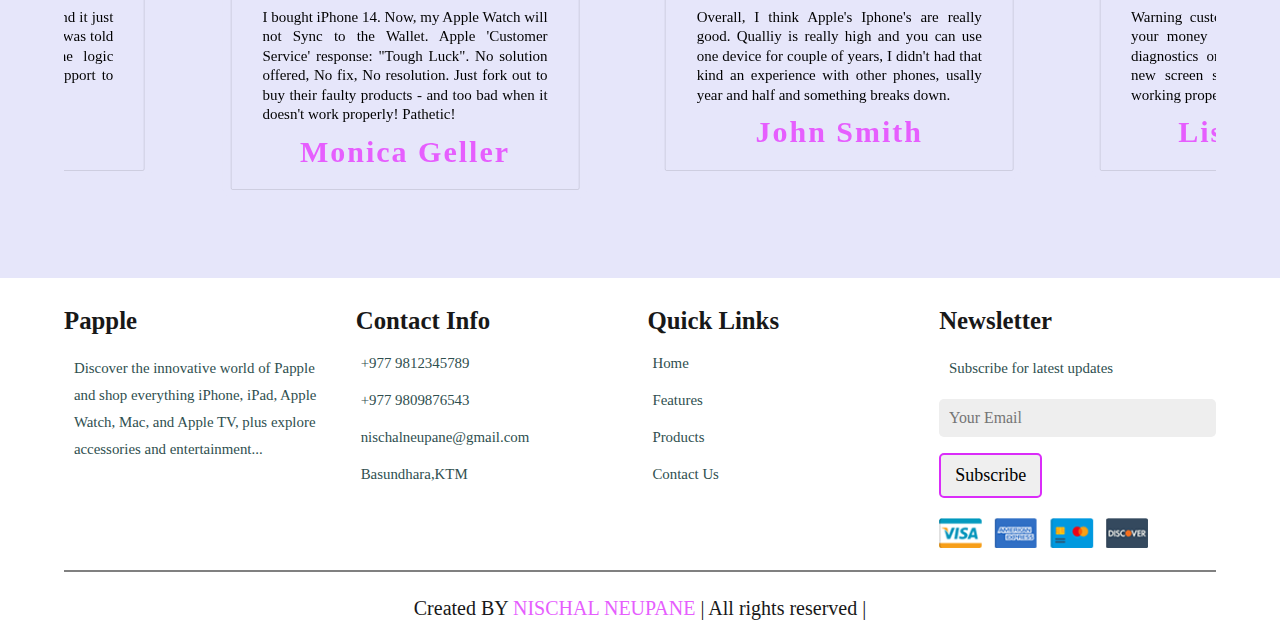
<file: products.html>
<!DOCTYPE html>
<html lang="en">
<head>
    <meta charset="UTF-8">
    <meta http-equiv="X-UA-Compatible" content="IE=edge">
    <meta name="viewport" content="width=device-width, initial-scale=1.0">
    <title>Papple</title>
    <link rel="stylesheet" href="https://cdn.jsdelivr.net/npm/swiper@8/swiper-bundle.min.css" />
    <link rel="stylesheet" href="css.css">
    <link rel="stylesheet" href="https://cdnjs.cloudflare.com/ajax/libs/font-awesome/6.2.0/css/all.min.css"
        integrity="sha512-xh6O/CkQoPOWDdYTDqeRdPCVd1SpvCA9XXcUnZS2FmJNp1coAFzvtCN9BmamE+4aHK8yyUHUSCcJHgXloTyT2A=="
        crossorigin="anonymous" referrerpolicy="no-referrer" />
</head>
<body>
    <!-- Navbar starts -->
    
    
    <header class="header">
        <div>
            <a href="#" class="logo" id="logo"><i class="fa-brands fa-apple"></i> Papple</a>
        </div>
        <nav class="navbar">
            <a href="index.html">Home</a>
            <a href="feature.html">Features</a>
            <a href="products.html">Products</a>
            <a href="contact.html">Contact us</a>
    
        </nav>
        <div class="icons">
            <div class="fas fa-bars" id="menubtn"></div>
            <div class="fas fa-search" id="searchbtn"></div>
            <div class="fas fa-shopping-cart" id="shoppingbtn"></div>
            <a href="login.html" id="login--button">Login</a>
        </div>
        </div>
        <form action="" class="search">
            <input placeholder="Search here..." id="search" type="search">
            <label for="search" class="fas fa-search"></label>
        </form>
    
        <div class="shoppingcart">
            <div class="box">
                <i class="fas fa-trash"></i>
                <img src="images/macbook.png">
                <div class="content">
                    <h3>Macbook pro</h3>
                    <span class="price">$799/-</span>
                    <span class="quantity">Qty : 1</span>
                </div>
            </div>
            <div class="box">
                <i class="fas fa-trash"></i>
                <img src="images/airpodspro.png">
                <div class="content">
                    <h3>Airpods pro</h3>
                    <span class="price">$199/-</span>
                    <span class="quantity">Qty : 1</span>
                </div>
            </div>
            <div class="box">
                <i class="fas fa-trash"></i>
                <img src="images/iphone14.png">
                <div class="content">
                    <h3>Iphone 14 </h3>
                    <span class="price">$599/-</span>
                    <span class="quantity">Qty : 1</span>
                </div>
            </div>
            <div class="total">Total : $1499/- </div>
            <a href="#" class="btn">Checkout</a>
        </div>
        </div>
    </header>
    
    
    
    <!-- Navbar ends -->
    
    
    <!-- Product starts -->
    
    <section class="product" id="feaurePhoto">
        <img class="product--img" src="images/product.jpg" alt="feature">
        <div class="product--content">
            <h3>Welcome to our <span>Products section</span> where you will find the best ones..</h3>
            <p>
                Find the right products here...
            </p>
        </div>
    </section>
        
    <section class="Products" id="Products">
        <h3 class="heading">
            Our <span>Products</span>
        </h3>
        <div class="swiper productslider">
            <div class="swiper-wrapper">
                <div class=" swiper-slide box">
                    <img src="images/applewatch.png">
                    <h3>Papple Ultra Watch </h3>
                    <div class="price"> $399/- -$499/- </div>
                    <div class="stars">
                        <i class="fas fa-star"></i>
                        <i class="fas fa-star"></i>
                        <i class="fas fa-star"></i>
                        <i class="fas fa-star"></i>
                        <i class="fas fa-star-half-alt"></i>
                    </div>
                    <a href="#" class="btn">Add to cart</a>
                </div>
                <div class="swiper-slide box">
                    <img src="images/airpods.png">
                    <h3>Pods 2nd Gen</h3>
                    <div class="price"> $199/- -$299/- </div>
                    <div class="stars">
                        <i class="fas fa-star"></i>
                        <i class="fas fa-star"></i>
                        <i class="fas fa-star"></i>
                        <i class="fas fa-star"></i>
                        <i class="fas fa-star-half-alt"></i>
                    </div>
                    <a href="#" class="btn">Add to cart</a>
                </div>
                <div class="swiper-slide box">
                    <img src="images/applecard.png">
                    <h3>Papple Card </h3>
                    <div class="price"> $99/- -$199/- </div>
                    <div class="stars">
                        <i class="fas fa-star"></i>
                        <i class="fas fa-star"></i>
                        <i class="fas fa-star"></i>
                        <i class="fas fa-star"></i>
                        <i class="fas fa-star-half-alt"></i>
                    </div>
                    <a href="#" class="btn">Add to cart</a>
                </div>
                <div class=" swiper-slide box">
                    <img src="images/appletv.png">
                    <h3>Papple TV 4K</h3>
                    <div class="price"> $899/- -$999/- </div>
                    <div class="stars">
                        <i class="fas fa-star"></i>
                        <i class="fas fa-star"></i>
                        <i class="fas fa-star"></i>
                        <i class="fas fa-star"></i>
                        <i class="fas fa-star-half-alt"></i>
                    </div>
                    <a href="#" class="btn">Add to cart</a>
                </div>
            </div>
        </div>
        <div class="swiper productslider">
            <div class="swiper-wrapper">
                <div class="swiper-slide box">
                    <img src="images/iphone13.png">
                    <h3>Iphone 13 Pro</h3>
                    <div class="price"> $799/- -$859/- </div>
                    <div class="stars">
                        <i class="fas fa-star"></i>
                        <i class="fas fa-star"></i>
                        <i class="fas fa-star"></i>
                        <i class="fas fa-star"></i>
                        <i class="fas fa-star-half-alt"></i>
                    </div>
                    <a href="#" class="btn">Add to cart</a>
                </div>
                <div class="swiper-slide box">
                    <img src="images/ipad.png">
                    <h3>Ipad Pro 5th Gen</h3>
                    <div class="price"> $999/- -$1099/- </div>
                    <div class="stars">
                        <i class="fas fa-star"></i>
                        <i class="fas fa-star"></i>
                        <i class="fas fa-star"></i>
                        <i class="fas fa-star"></i>
                        <i class="fas fa-star-half-alt"></i>
                    </div>
                    <a href="#" class="btn">Add to cart</a>
                </div>
                <div class="swiper-slide box">
                    <img src="images/series8.png">
                    <h3>Papple Series 8</h3>
                    <div class="price"> $499/- -$559/- </div>
                    <div class="stars">
                        <i class="fas fa-star"></i>
                        <i class="fas fa-star"></i>
                        <i class="fas fa-star"></i>
                        <i class="fas fa-star"></i>
                        <i class="fas fa-star-half-alt"></i>
                    </div>
                    <a href="#" class="btn">Add to cart</a>
                </div>
                <div class=" swiper-slide box">
                    <img src="images/applemac.png">
                    <h3>Papple Mac 2022</h3>
                    <div class="price"> $1199/- -$1299/- </div>
                    <div class="stars">
                        <i class="fas fa-star"></i>
                        <i class="fas fa-star"></i>
                        <i class="fas fa-star"></i>
                        <i class="fas fa-star"></i>
                        <i class="fas fa-star-half-alt"></i>
                    </div>
                    <a href="#" class="btn">Add to cart</a>
                </div>
            </div>
        </div>
    </section>
    <section class="Categories" id="Categories">
        <h1 class="heading">Product <span> Categories</span></h1>
        <div class="boxcontainer">
            <div class="box">
                <img src="images/iphones.png">
                <h3>Phones</h3>
                <p>Upto 25% off</p>
                <a href="#" class="btn">Shop Now</a>
            </div>
            <div class="box">
                <img src="images/tvs.png">
                <h3>Laptops</h3>
                <p>Upto 15% off</p>
                <a href="#" class="btn">Shop Now</a>
            </div>
            <div class="box">
                <img src="images/airpodss.png">
                <h3>Airpods</h3>
                <p>Upto 9% off</p>
                <a href="#" class="btn">Shop Now</a>
            </div>
            <div class="box">
                <img src="images/watches.png">
                <h3>Watches</h3>
                <p>Upto 5% off</p>
                <a href="#" class="btn">Shop Now</a>
            </div>
            <div class="box">
                <img src="images/applemusic.png">
                <h3>Music+</h3>
                <p>Upto 33% off</p>
                <a href="#" class="btn">Shop Now</a>
            </div>
            <div class="box">
                <img src="images/airtag.png">
                <h3>Airtags</h3>
                <p>Upto 8% off</p>
                <a href="#" class="btn">Shop Now</a>
            </div>
        </div>
    </section>
    
    
    
    
    <!--categories ends -->


    <!-- review starts -->
    <section class="Review" id="Review">
        <h1 class="heading">Customer's<span>Review</span></h1>
        <div class=" swiper reviewslider">
            <div class="swiper-wrapper">
                <div class="swiper-slide box">
                    <img src="images/pic-1.png">
                    <p>Overall, I think Apple's Iphone's are really good. Qualliy is really high and you can use one device
                        for couple of years, I didn't had that kind an experience with other phones, usally year and half
                        and something breaks down.</p>
                    <h3>John Smith</h3>
                    <div class="stars">
                        <i class="fas fa-star"></i>
                        <i class="fas fa-star"></i>
                        <i class="fas fa-star"></i>
                        <i class="fas fa-star"></i>
                        <i class="fas fa-star-half-alt"></i>
                    </div>
                </div>
                <div class="swiper-slide box">
                    <img src="images/pic-2.png">
                    <p>Warning customer of +15 Apple only wants your money to fix their phones they did a diagnostics onThe
                        diagnostics was I need a new screen since the touch screen stopped working properly one day, </p>
                    <h3>Lisa Kudrow</h3>
                    <div class="stars">
                        <i class="fas fa-star"></i>
                        <i class="fas fa-star"></i>
                        <i class="fas fa-star"></i>
                        <i class="fas fa-star"></i>
                        <i class="fas fa-star-half-alt"></i>
                    </div>
                </div>
                <div class="swiper-slide box">
                    <img src="images/pic-3.png">
                    <p>Bought a Macbook a few years ago. And it just died for no reason. Not the battery but was told could
                        be something wrong with the logic board. Tried all sorts of reset with support to no avail. </p>
                    <h3>Ross Geller</h3>
                    <div class="stars">
                        <i class="fas fa-star"></i>
                        <i class="fas fa-star"></i>
                        <i class="fas fa-star"></i>
                        <i class="fas fa-star"></i>
                        <i class="fas fa-star-half-alt"></i>
                    </div>
                </div>
                <div class="swiper-slide box">
                    <img src="images/pic-4.png">
                    <p>I bought iPhone 14. Now, my Apple Watch will not Sync to the Wallet. Apple 'Customer Service'
                        response:
                        "Tough Luck". No solution offered, No fix, No resolution. Just fork out to buy their faulty products
                        - and too bad when it doesn't work properly! Pathetic!</p>
                    <h3>Monica Geller</h3>
                    <div class="stars">
                        <i class="fas fa-star"></i>
                        <i class="fas fa-star"></i>
                        <i class="fas fa-star"></i>
                        <i class="fas fa-star"></i>
                        <i class="fas fa-star-half-alt"></i>
                    </div>
                </div>
            </div>
        </div>
        </div>
    </section>
    
    <!-- review ends -->
    
    <!--Footer starts-->
    <section class="footer">
        <div class="boxcontainer">
            <div class="box">
                <h3> <i class="fab fa-apple"></i> Papple</h3>
                <p>Discover the innovative world of Papple and shop everything iPhone, iPad, Apple Watch, Mac, and Apple TV,
                    plus explore accessories and entertainment...</p>
                <div class="share">
                    <a href="#" class="fab fa-facebook"></a>
                    <a href="#" class="fab fa-instagram"></a>
                    <a href="#" class="fab fa-twitter"></a>
                    <a href="#" class="fab fa-linkedin"></a>
                    <a href="#" class="fab fa-tiktok"></a>
                </div>
            </div>
            <div class="box">
                <h3>Contact Info</i></h3>
                <a href="#" class="links"><i class="fas fa-phone"></i> +977 9812345789</a>
                <a href="#" class="links"><i class="fas fa-phone"></i> +977 9809876543</a>
                <a href="#" class="links"><i class="fas fa-envelope"></i> nischalneupane@gmail.com</a>
                <a href="#" class="links"><i class="fas fa-map-marker-alt"></i> Basundhara,KTM</a>
            </div>
            <div class="box">
                <h3>Quick Links</i></h3>
                <a href="index.html" class="links"><i class="fas fa-arrow-right"></i> Home</a>
                <a href="feature.html" class="links"><i class="fas fa-arrow-right"></i> Features</a>
                <a href="products.html" class="links"><i class="fas fa-arrow-right"></i> Products</a>
                <a href="contact.html" class="links"><i class="fas fa-arrow-right"></i> Contact Us</a>
            </div>
            <div class="box">
                <h3>Newsletter</i></h3>
                <p>Subscribe for latest updates</p>
                <input type="email" placeholder="Your Email" class="email">
                <input type="submit" value="Subscribe" class="btn">
                <img src="images/payment.png" class="payment">
            </div>
    
        </div>
        <div class="credit">Created BY <span>NISCHAL NEUPANE</span> | All rights reserved |</div>
    </section>
    <!--Footer ends-->





    <script src="https://cdn.jsdelivr.net/npm/swiper@8/swiper-bundle.min.js"></script>
    <script src="js.js"></script>
</body>
</html>
</file>
<file: css.css>
*{
    margin: 0; padding: 0;
    font-family: cochin;
    box-sizing: border-box;
    outline: none;
    border: none;
    text-decoration: none;
    transition: .3s all;
}

html{
    font-size: 62%;
    overflow-x: hidden;
    scroll-behavior: smooth;
    scroll-padding-top: 7rem;
}

body{
    background-color:lavender;
}
section{
    padding: 2rem 5%;
}

/* Universal end */

/* header start */
.heading{
    text-align: center;
    font-size:3.5rem;
    padding: 2rem 0;
    padding-bottom: 3rem;
    color: #181818;
    padding: .5rem 3rem;
}
.heading span{
    color: #eee;
    background: #e65efe;
    font-size: 3.5rem;
    display: inline-block;
    clip-path: polygon(100% 0, 93% 50%, 100% 99%, 0 100%, 7% 50%, 0% 0%);
    padding: .5rem 3rem;
}
.btn{
    margin-top: 1rem;
    font-size: 18px;
    border: 2px solid #da2cf9;
    display: inline-block;
    padding: 10px 14px;
    border-radius: 5px;
    cursor: pointer;
}
.btn:hover{
    background-color: #e65efe;
    color: aliceblue;
    border: 1px solid aliceblue;
}



.header{
    top: 0; left: 0; right: 0;
    display: flex;
    align-items: center;
    padding: 10px 7%;
    justify-content: space-between;
    position: fixed;
    z-index: 1000;
    box-shadow: 0px 2px 4px rgba(0,0,0,.3);
    background: lavender;
}
.header .logo{
    font-size: 2.2rem;
    color: #181818;
    
}
.header .logo i{
    color:#e65efe;
    margin: 0 3px;
    
}
.header .navbar a{
    font-size: 2rem;
    padding: 8px 14px;
    text-decoration: none;
    color: #181818;
    cursor: pointer;
}
.header .navbar a:hover{
    color: aliceblue;
    transition: all .5s;
    border-radius: 8px;
    background-color: #e65efe;

}
.header .icons div{
    height: 4.5rem;
    width: 4.5rem;
    line-height: 4.5rem;
    border-radius: .5rem;
    background: blanchedalmond;
    color: #181818;
    font-size: 2rem;
    text-align: center;
    margin: 0rem .5rem;
    cursor: pointer;
}
.header .icons div:hover{
    background-color: #e65efe;
    color: lavender;
}
#menubtn{
    display: none;
}
.header .search{
   position: absolute;
   top: 110%; right:-110%;
   width: 50rem;
   height: 4.5rem;
   background: #fff;
   border-radius: .5rem;
   overflow: hidden;
   display: flex;
   align-items: center;
   box-shadow: 0px 2px 4px rgba(0,0,0,.3);

}
.header .search.active{
    right: 2rem;
    transition: .4s linear;
}
.header .search input{
    width: 100%;
    height: 100%;
    background: none;
    text-transform: none;
    font-size: 1.7rem;
    color: #181818;
    padding:0  1.5rem;
}
.header .search label{
    font-size:  20px;
    padding-right: 10px;
    cursor:pointer;
}
.header .search label:hover{
    color: #e65efe;
}
#login--button{
    padding:8px 14px;
    font-size: 2rem;
    color: black;
    background-color: aliceblue;
    margin-right: 1rem;
    margin-left: 2rem;
    transition: 1s all;
    border-radius: 8px;
}
#login--button:hover{
    transform: scale(1.2);
    color: aliceblue;
    background-color: #e65efe;
    border: 1px solid aliceblue;

}
.header .shoppingcart{
    position: absolute;
    top: 110%;
    right: -110%;
    padding: 1rem;
    border-radius: .5rem;
    box-shadow: 0 2px 4px rgba(0,0,0,.3);
    width: 35rem;
    background: #fff;
}
.header .shoppingcart.active{
    right: 2rem;
    transition: .4s linear;

}
.header .shoppingcart .box{
    display: flex;
    align-items: center;
    gap: 1rem;
    margin:20px 0;
    position: relative;
}
.header .shoppingcart .box img{
    height: 10rem;
    border-radius: 20px;
    cursor: pointer;
}
.header .shoppingcart .box .fa-trash{
    font-size: 15px;
    position:absolute;
    transform: translateY(-50%);
    right: 2rem;
    cursor: pointer;
    color: thistle;
}
.header .shoppingcart .box .fa-trash:hover{
    color: #e65efe;
}
.header .shoppingcart .box .content h3{
    color: #e65efe;
    font-size: 1.7rem;
    padding-bottom: 1rem;
}
.header .shoppingcart .box .content span{
    color:#181818;
    font-size: 1.6rem;
}
.header .shoppingcart .box .content .quantity{
    padding-left: 8px;
}
.header .shoppingcart .total{
    font-size: 20px;
    text-align: center;
    color: #e65efe;
    padding: 8px 0;
}
.header .shoppingcart .btn{
    display: block;
    text-align: center;
    margin: 5px;
}

/* header end */

/* home start */

.home{
    display: flex;
    align-items: center;
    justify-content: center;
    background: url("images/home.jpg") no-repeat;
    background-size: cover;
    background-position: center;
    padding-top: 25rem;
    padding-bottom: 10rem; 
}

.home .content h3{
    font-size: 45px;
    color: cornsilk;
    letter-spacing: 2px;
    text-transform: uppercase;
    padding-bottom: 10px;
}

.home .content h3 span{
    color: #e65efe;
}

.home .content p{
    font-size: 22px;
    color: #eee;
    padding:10px 0;
    line-height: 1.5;
}

.home .content .btn{
    background: lavenderblush;
    border: #e65efe;
    font-size: 30px;
    padding: 1.5rem;
    border-radius: 15px;
}
.home .content .btn:hover{
    background: #e65efe;
    border: lavender;
}
.new .newslider {
    padding: 1rem;
    display:flex;
    flex-wrap: wrap;
    width: 100%;
}

.new .newslider:first-child {
    margin-bottom: 2rem;
}
.new img{
    width: 100%;
    height: 380px;
    border-radius: 10px;
}
.new .newslider .box {
    background: aliceblue;
    width: 45%;
    margin-right: 5rem;
    margin-top: 3rem;
    border-radius: 10px;
    text-align: center;
    padding: 3rem 2rem;
    outline: .1rem solid rgba(0, 0, 0, .1);
    outline-offset: -1rem;
    box-shadow: 0 2px 4px rgba(0, 0, 0, .3);
    transition: .2s linear;
}

.new .newslider .box:hover {
    outline: .3rem solid #181818;
    outline-offset: 0rem;
}


.new .newslider .box h3 {
    color: #e65efe;
    font-size: 25px;
}

.new .newslider .box .price {
    font-size: 18px;
    padding: 13px 0;
}

.new .newslider .box .stars i {
    color: #e65efe;
    font-size: 15px;
    padding: 10px 0;
}

/* home end  */



/* feature start */

.Features{
    margin-top: 20rem;
}
.feature {
    display: flex;
    z-index: 10;
    margin-top: 1rem;
    align-items: center;
    justify-content: center;
    background-size: cover;
    background-position: center;
    padding-top: 25rem;
    padding-bottom: 10rem;
}
.feature .feature--content h3 {
    font-size: 45px;
    color: cornsilk;
    letter-spacing: 2px;
    text-transform: uppercase;
    padding-bottom: 10px;
}
.feature--content  p{
    font-size: 30px;
    color: blanchedalmond;
    width: auto;
    background-color: #e65efe;
    padding: 1rem;
    border-radius: 1rem;
    margin-top: .5rem;
}
.feature--img {
    height: 100%;
    width: 100%;
    z-index: -1;
    position: absolute;
    object-fit: cover;
}
.feature .feature--content p {
    font-size: 18px;
    color: #eee;
    padding: 10px 0;
    line-height: 1.5;
}
.feature .feature--content h3 span {
    color: #e65efe;
}

.feature .feature--content {
    text-align: center;
    width: 60rem;

}
.Features .boxcontainer{
    margin-top: 3rem;
    display: grid;
    grid-template-columns: repeat(auto-fit, minmax(30rem, 1fr));
    gap: 1.5rem;
}
.Features .boxcontainer .box{
    padding: 3rem 2rem;
    background: aliceblue;
    outline: .1rem solid rgba(0,0,0,.6);
    outline-offset: -1rem;
    box-shadow: 0 2px 4px rgba(0,0,0,.3);
    text-align: center;
}
.Features .boxcontainer .box:hover{
    outline: .3rem solid #181818;
    outline-offset: 0rem;
}
.Features .boxcontainer .box .icon{
    color:#e65efe;
    margin: 1rem 0;
}
.Features .boxcontainer .box h3{
    color: #e65efe;
    font-size: 20px;
    line-height: 1.8;
    padding: 8px 0;
}
.Features .boxcontainer .box p{
    font-size: 15px;
    text-align: justify;
    color: darkslategray;
}

/* feature end */


/* product start */
.Products {
    margin-top: 12%;
}

.product {
    display: flex;
    z-index: 10;
    margin-top: 1rem;
    align-items: center;
    justify-content: center;
    background-size: cover;
    background-position: center;
    padding-top: 25rem;
    padding-bottom: 10rem;
}

.product--content h3 {
    font-size: 35px;
    color: blanchedalmond;
    font-weight: 200;
    letter-spacing: 2px;
    text-transform: uppercase;
    padding-bottom: 10px;
}

.product--content p {
    font-size: 24px;
    color:aliceblue;
    width: 30%;
    background-color: #e65efe;
    padding: 1rem;
    border-radius: 1rem;
    margin-top: .5rem;
}

.product--img {
    height: 80vh;
    width: 100%;
    z-index: -1;
    position: absolute;
    object-fit: cover;
}

.Products .productslider{
    padding: 1rem;
}
.Products .productslider:first-child{
    margin-bottom: 2rem;
}
.Products .productslider .box{
    background: aliceblue;
    margin-top: 2rem;
    margin-bottom: 1.5rem;
    border-radius: 10px;
    text-align: center;
    padding: 3rem 2rem;
    outline: .1rem solid rgba(0,0, 0, .1);
    outline-offset: -1rem;
    box-shadow: 0 2px 4px rgba(0,0,0,.3);
    transition: .2s linear;
}
.Products .productslider .box:hover{
    outline: .3rem solid #181818;
    outline-offset: 0rem;
}
.Products .productslider .box img{
    height: 30rem;
    border-radius: 30px;
}
.Products .productslider .box h3{
    color:#e65efe;
    font-size: 25px;
}
.Products .productslider .box .price{
    font-size: 18px;
    padding: 13px 0;
}
.Products .productslider .box .stars i{
    color: #e65efe;
    font-size: 15px;
    padding: 10px 0;
}

/* product end */

/* category start */

.Categories .boxcontainer{
    display: grid;
    grid-template-columns: repeat(auto-fit, minmax(32rem, 1fr));
    gap: 1.5rem;
}
.Categories .boxcontainer .box{
    padding: 3rem 2rem;
    margin: 1rem;
    border-radius: 20px;
    outline: .1rem solid rgba(0,0,0, .1);
    outline-offset: -1rem;
    box-shadow: 0 2px 4px rgba(0,0,0,.3);
    background: aliceblue;
    text-align: center;
}
.Categories .boxcontainer .box:hover{
    outline: .3rem solid #181818;
    outline-offset: 0rem;
}
.Categories .boxcontainer img{
    margin: 1rem 0;
    height: 25rem; 
    border-radius: 15px;
    text-align: center;
}
.Categories .boxcontainer h3{
    color: #e65efe;
    font-size: 3.5rem;
}
.Categories .boxcontainer p{
    color: #181818;
    font-size: 20px;
    padding: 10px;
    padding-bottom: 15px;
    font-weight: bolder;
}


/* category end */
.contactus{
    height: 90vh;
    margin: 25rem 10vw 0 10vw;
    position: relative;
}
.contactus h1{
    color: #e65efe;
    font-size: 5rem;
    letter-spacing: 4px;
    margin-bottom: 1rem;
}
.contactus p{
    color: rgb(7, 50, 50);
    font-size: 2.5rem;
    letter-spacing: 2px;
    margin-bottom: 2.5rem;
}
.form{
    border-radius: 2rem;
    background-color: aliceblue;
    display: flex;
    width: 80vw;
    height: 60vh;
}
.form .form--part{
    width: 50%;
    margin: 1rem 3rem 3rem 3rem;
    padding: 4rem;


}
.form .form--part h1{
    font-size: 5rem;
    font-weight: 400;
    letter-spacing: 2px;
    margin-bottom: 2rem;
}
.form .form--part label{
    margin-bottom: 2rem;
    font-size: 2rem;
    color: #e65efe;
    letter-spacing: 3px;
    font-weight: 100;

}
.form .form--part input,textarea{
    border: none;
    border-bottom: 1px solid #e65efe;
    color: #e65efe;
    background-color: aliceblue;
    font-size: 2rem;
    margin-bottom: 1.5rem;
}
.form .form--part button{
    padding: 1.5rem 3rem;
    width: 30%;
    color: aliceblue;
    background-color: #e65efe;
    border-radius: 10px;

}
.form .form--part button:hover{
    border: 1px solid black;
    background-color: #da2cf9;
    transform: scale(1.1);
    transition: .4s all;
}
.form .reach{
    text-align: start;
    padding-top:8rem;
    margin-left: 5rem;
    background-color: #e65efe;
    padding: 5rem;
    width: 50%;
}
.form .reach p{
    color: aliceblue;
    font-size: 2rem;margin: 3rem .5rem;
}

/* login start */
.login{
    display: flex;
    justify-content: center;
    margin-top: 10%;
    height: 600px;
    
}
.login.active .login--form{
    transform: scale(0);
}
.login.active .registration--form{
    transform: scale(1);
}
.login .login--form{
    transform: scale(1);
    display: flex;justify-content: center;
    height: 450px;
    width: 450px;
    padding-top: 4rem;
    background-color: #e99ef6;
    border-radius: 2rem;
    transition: .2s all;
}
.login .login--form h1,.registration--form h1 {
    text-align: center;
    color: rgb(255, 255, 255);
    font-weight: 200;
    font-size: 45px;
    letter-spacing: 3px;
    margin-bottom: 1rem;
}
.login .login--form label, .registration--form label{
    font-size: 24px;
    color: aliceblue;
    font-weight: 200;
    letter-spacing: 2px;
}
.login .login--form input, .registration--form input{
    border: none;
    border-bottom: 1px solid aliceblue;
    background-color: #e99ef6;
    padding: .5rem;
    color: aliceblue;
    margin-bottom: 1rem;
    font-size: 22px;
}
.login--form .remember--me .rem{
    letter-spacing: normal;
    font-size:16px ;
    color: aliceblue;
}
.login--form .remember--me{
    display: flex;
    justify-content: space-between;
}
.remember--me a{
    color: aliceblue;
    font-size: 16px;
    text-decoration: underline;
}
.login .login--form button,.registration--form button{
    color: aliceblue;
    border: 1px solid white;
    padding: 12px 16px;
    width: 50%;
    border-radius: 20px;
    margin: 2rem 0rem;
    background-color: #e246fe;
    font-size: 18px;
}
.login .login--form button a,.registration--form button a{
    color: aliceblue;
}
.login .login--form button:hover,.registration--form button:hover{
    transform: scale(.9);
    transition: .4s all;
    background-color: #e584f6;
}
.register p{
    color: aliceblue;
    font-size: 20px;
    font-weight: 400;

}
.register a{
    color: aliceblue;
        font-size: 20px;
        font-weight: 400;text-decoration: underline;
}

.registration--form{
    background-color:#e99ef6;
    transition: .2s all;
    position: absolute;
    transform: scale(0);
    display: flex;
        justify-content: center;
        height: 550px;
        width: 550px;
        padding-top: 4rem;
        border-radius: 2rem;
}
/* login end */

/* about us start */

.about .heading{
    margin-top: 18rem;
}
.about .heading span{
    font-size: 5rem;
    color: #fff;
    margin-bottom: 2rem;
}

/* about us end */


/* review start */

.Review .reviewslider{
    padding: 1rem;
}

.Review .reviewslider .box{
    background:lavender;
    border-radius: 10px;
    text-align: center;
    margin: 5rem;
    padding: 2rem 3rem;
    outline: .01rem solid rgba(0,0, 0, .1);
    outline-offset: -1rem;
    
    transition: .2s linear;
}
.Review .reviewslider .box:hover{
    outline: .3rem solid #181818;
    outline-offset: 0rem;
}
.Review .reviewslider .box img{
    height: 10rem;
    width: 10rem;
    border-radius: 50%;
}
.Review .reviewslider .box p{
    text-align: justify;
    padding: 10px;
    font-size: 15px;
    line-height: 1.3;
}
.Review .reviewslider .box h3{
    color: #e65efe;
    font-size: 30px;
    letter-spacing: 2px;
    padding-bottom: 10px;
}
.Review .reviewslider .box .stars{
    color:#e65efe;
    font-size: 12px;
}

/* review end */

/* footer start */

.footer{
    background: #fff;
}
.footer .boxcontainer{
    display: grid;
    grid-template-columns: repeat(auto-fit, minmax(25rem, 1fr));
    gap: 1.5rem;
}
.footer .boxcontainer .box h3{
    font-size: 2.5rem;
    color: #181818;
    padding: 1rem 0;
}
.footer .boxcontainer .box h3 i{
    color: #e65efe;
}
.footer .boxcontainer .box .links{
    display: block;
    font-size: 1.5rem;
    color: darkslategray;
    padding: 1rem 0;
}
.footer .boxcontainer .box .links i{
    color: #e65efe;
    padding-right: .5rem;
}
.footer .boxcontainer .box .links:hover i{
    padding-right: 2rem;
    color: #e65efe;
    text-decoration: underline;
}
.footer .boxcontainer .box p{
    line-height: 1.8;
    font-size: 1.5rem;
    color: darkslategray;
    padding: 1rem;
}
.footer .boxcontainer .box .share a{
    height: 4rem;
    width: 4rem;
    line-height: 4rem;
    border-radius: .5rem;
    font-size: 2rem;
    color: #181818;
    margin-left: .2rem;
    background: #eee;
    text-align: center;
}
.footer .boxcontainer .box .share a:hover{
    background-color: #e65efe;
    color: lavender;
}
.footer .boxcontainer .box .email{
    width: 100%;
    margin: .7rem 0;
    padding:1rem;
    border-radius: .5rem;
    background: #eee;
    font-size: 1.6rem;
    color: #181818;
    text-transform: none;
}

.footer .boxcontainer .box img{
    margin-top: 2rem;
    height: 3rem;
    cursor: pointer;
}

.footer .credit{
    text-align: center;
    font-size: 20px;
    color: #181818;
    padding-top: 2.5rem;
    margin-top: 2rem;
    border-top: 2px solid grey;
}
.footer .credit span{
    color: #e65efe;
}

/* footer end */


/* media query start */

@media (max-width:991px){
    html{
        font-size: 55%;
    }
    .header{
        padding: 5px;
    }
    .footer{
        text-align: center;
    }
}
@media (max-width:768px) {
    #menubtn{
        display: inline-block;
    }

    .header .navbar{
        position: absolute;
        top: 110%; right: -110%;
        width: 30rem;
        box-shadow: 0 2px 4px rgba(0,0,0,.3);
        border-radius: 5px;
        background: lavender;
    }
    .header .navbar.active{
        right: 2rem;
    }
    .header .navbar a{
        font-size: 2rem;
        margin: 2rem;
        display: block;

    }
    .header .navbar a:hover{
        text-decoration: none;
    }
}
@media (max-width:450px) {
    html{
        font-size: 50%;
    }
}
</file>
